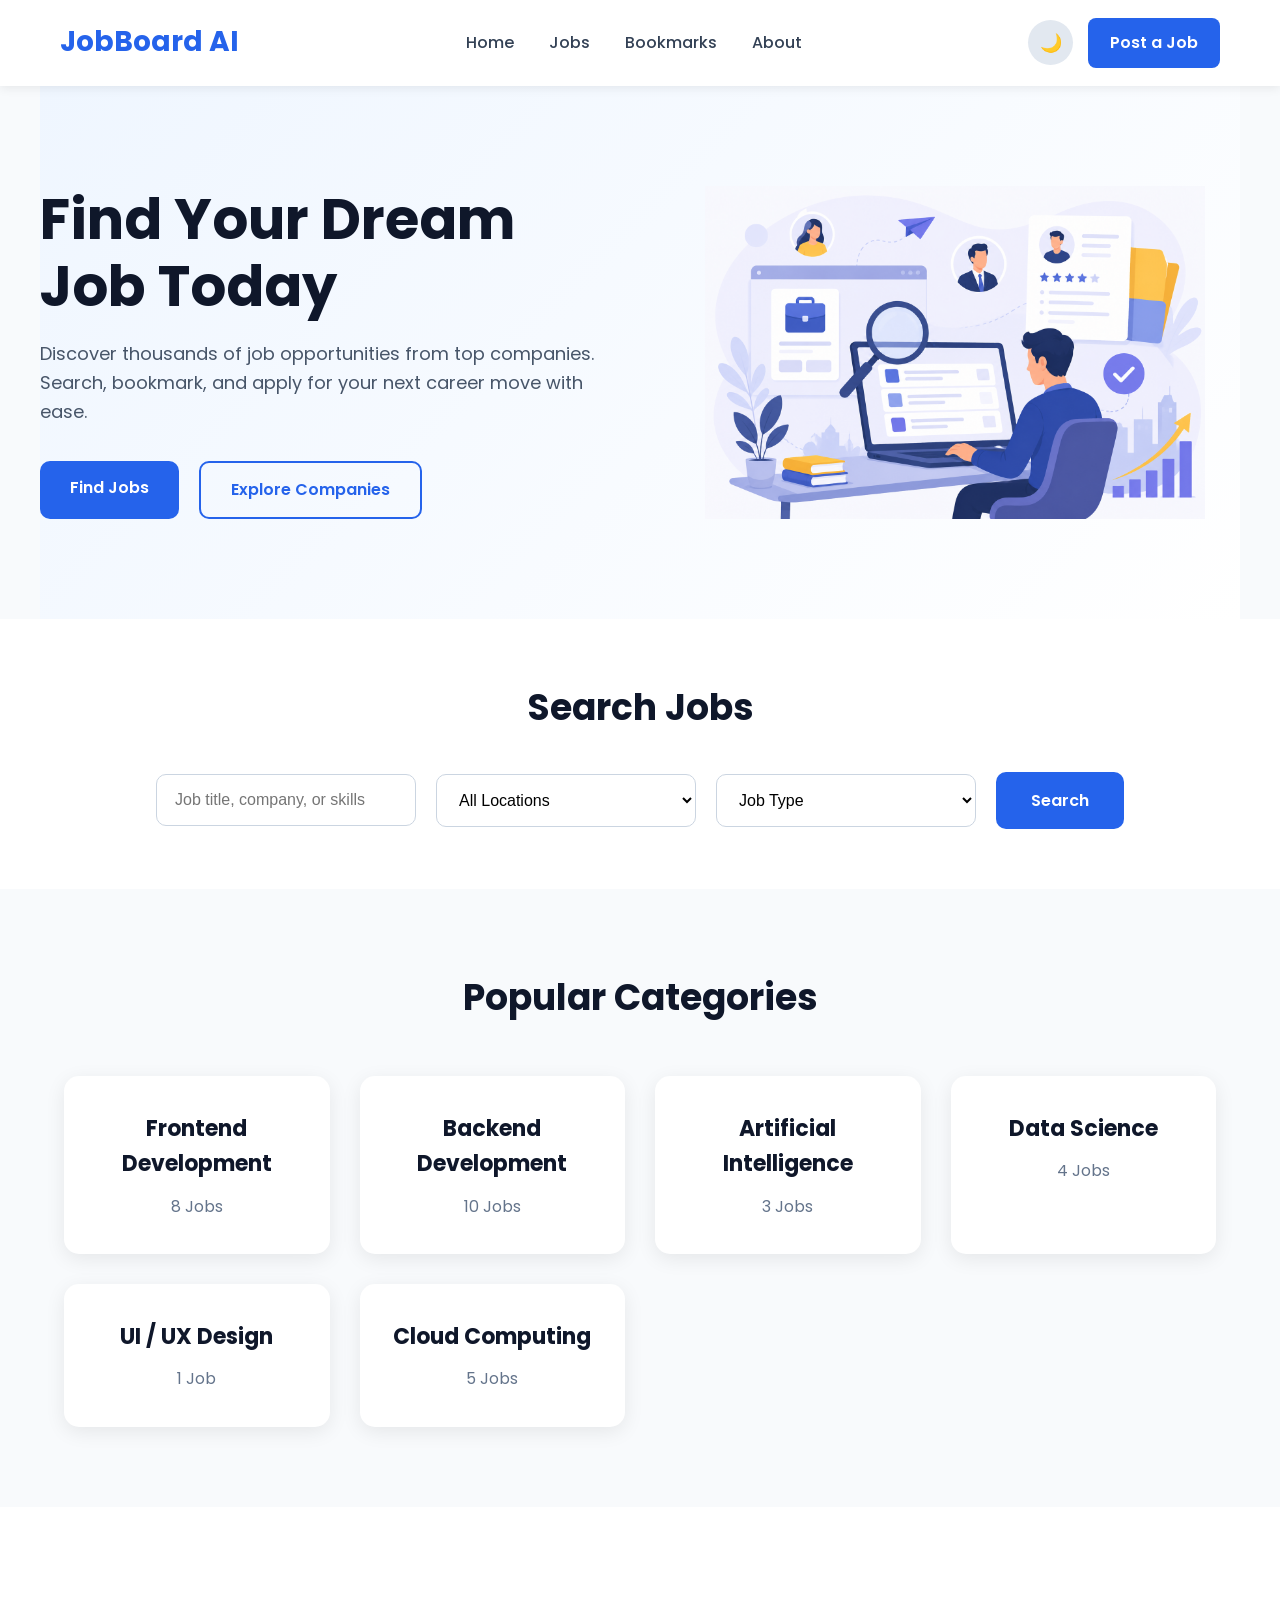
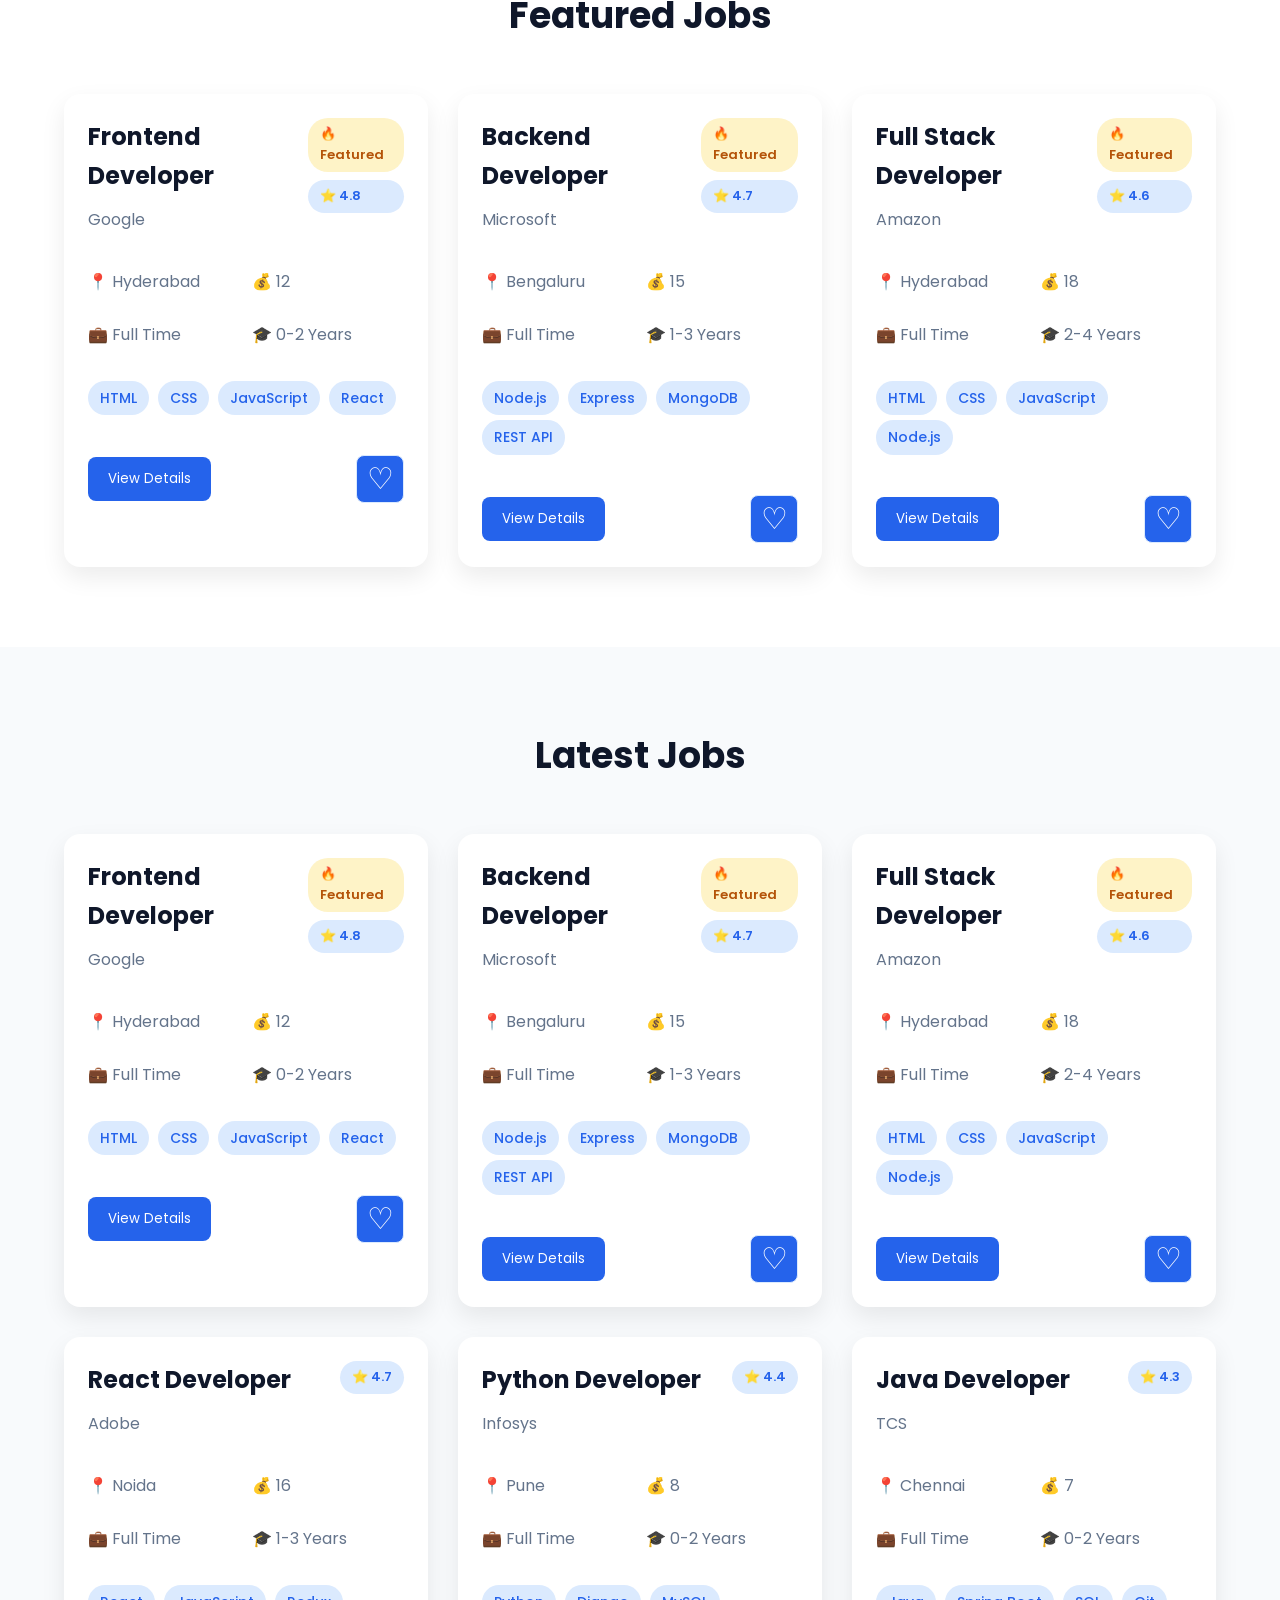
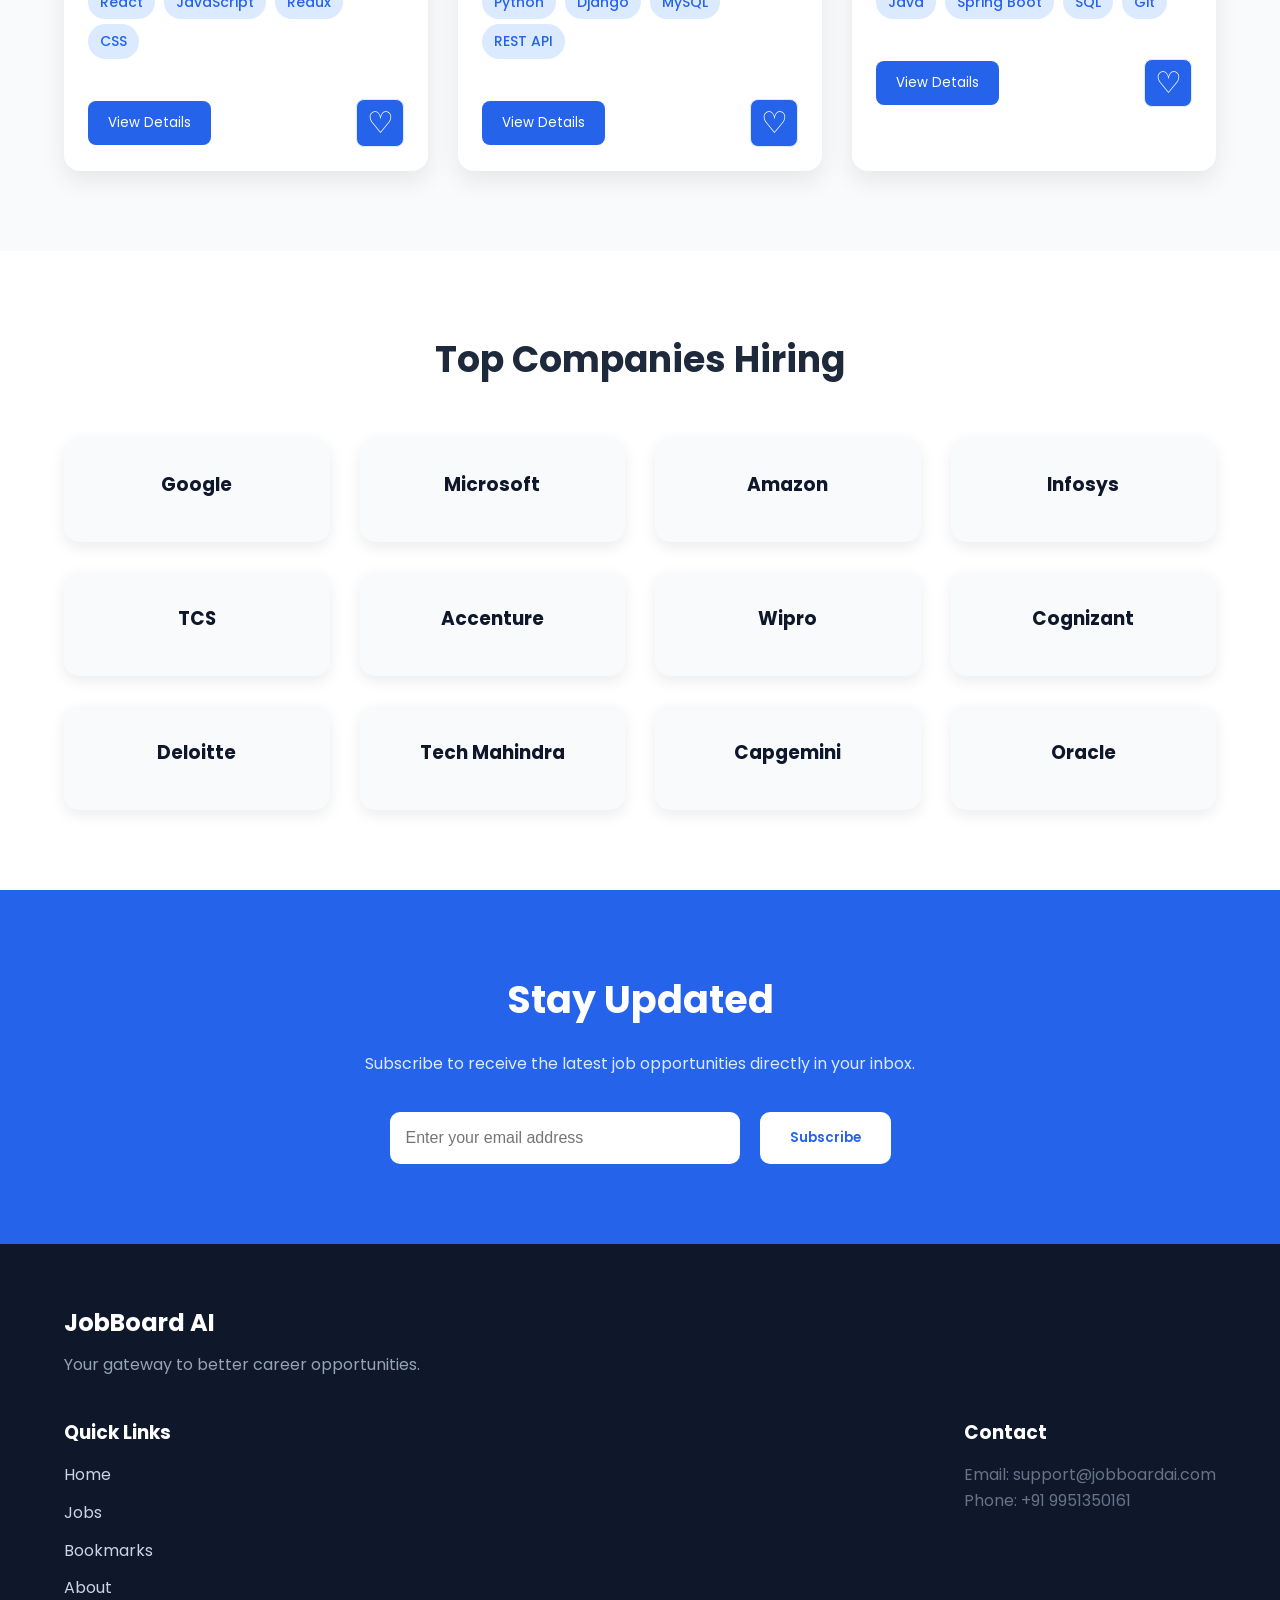
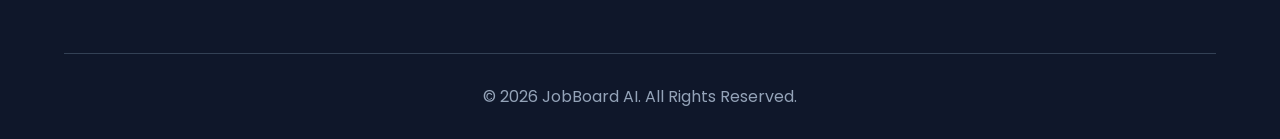
<file: index.html>
<!DOCTYPE html>
<html lang="en">

<head>

    <meta charset="UTF-8">

    <meta
        name="viewport"
        content="width=device-width, initial-scale=1.0"
    >

    <title>JobBoard AI</title>

    <link rel="stylesheet" href="css/style.css">
    <link rel="stylesheet" href="css/responsive.css">

</head>


<body>


<header>

    <nav>

        <div class="logo">

            <h1>JobBoard AI</h1>

        </div>


        <ul>

            <li>
                <a href="index.html">Home</a>
            </li>

            <li>
                <a href="jobs.html">Jobs</a>
            </li>

            <li>
                <a href="bookmarks.html">Bookmarks</a>
            </li>

            <li>
                <a href="about.html">About</a>
            </li>

        </ul>


        <div class="nav-actions">

            <button
                id="theme-toggle"
                aria-label="Toggle Dark Mode"
            >
                🌙
            </button>

            <a
                href="post-job.html"
                class="post-job-btn"
            >
                Post a Job
            </a>

        </div>

    </nav>

</header>



<main>


<section id="hero">


    <div class="hero-content">

        <h1>
            Find Your Dream Job Today
        </h1>

        <p>
            Discover thousands of job opportunities from top companies.
            Search, bookmark, and apply for your next career move with ease.
        </p>


        <div class="hero-buttons">

            <a
                href="jobs.html"
                class="btn-primary"
            >
                Find Jobs
            </a>

            <a
                href="#companies"
                class="btn-secondary"
            >
                Explore Companies
            </a>

        </div>

    </div>


    <div class="hero-image">

        <img
            src="images/Hero-image.png"
            alt="Job Search Illustration"
        >

    </div>


</section>



<section id="search">


    <div class="search-container">


        <h2>Search Jobs</h2>


        <form class="search-form">


            <input
                type="text"
                id="search-input"
                placeholder="Job title, company, or skills"
                autocomplete="off"
            >


            <select id="location-filter">

                <option value="">
                    All Locations
                </option>

                <option>Hyderabad</option>

                <option>Bengaluru</option>

                <option>Chennai</option>

                <option>Pune</option>

                <option>Mumbai</option>

                <option>Remote</option>

            </select>


            <select id="job-type-filter">

                <option value="">
                    Job Type
                </option>

                <option>Full Time</option>

                <option>Part Time</option>

                <option>Internship</option>

                <option>Contract</option>

            </select>


            <button
                type="button"
                id="search-btn"
            >
                Search
            </button>


        </form>


    </div>


</section>



<section id="categories">


    <div class="container">


        <h2>Popular Categories</h2>


        <div class="category-grid">

    <div
        class="category-card"
        onclick="window.location.href='jobs.html?category=frontend'"
        tabindex="0"
        role="button"
    >
        <h3>Frontend Development</h3>
        <p id="frontend-count">0 Jobs</p>
    </div>


    <div
        class="category-card"
        onclick="window.location.href='jobs.html?category=backend'"
        tabindex="0"
        role="button"
    >
        <h3>Backend Development</h3>
        <p id="backend-count">0 Jobs</p>
    </div>


    <div
        class="category-card"
        onclick="window.location.href='jobs.html?category=ai'"
        tabindex="0"
        role="button"
    >
        <h3>Artificial Intelligence</h3>
        <p id="ai-count">0 Jobs</p>
    </div>


    <div
        class="category-card"
        onclick="window.location.href='jobs.html?category=data-science'"
        tabindex="0"
        role="button"
    >
        <h3>Data Science</h3>
        <p id="data-science-count">0 Jobs</p>
    </div>


    <div
        class="category-card"
        onclick="window.location.href='jobs.html?category=ui-ux'"
        tabindex="0"
        role="button"
    >
        <h3>UI / UX Design</h3>
        <p id="ui-ux-count">0 Jobs</p>
    </div>


    <div
        class="category-card"
        onclick="window.location.href='jobs.html?category=cloud'"
        tabindex="0"
        role="button"
    >
        <h3>Cloud Computing</h3>
        <p id="cloud-count">0 Jobs</p>
    </div>

</div>


    </div>


</section>



<section id="featured-jobs">


    <div class="container">


        <h2>Featured Jobs</h2>


        <div id="featured-job-list">

            <!-- Job cards generated by JavaScript -->

        </div>


    </div>


</section>



<section id="latest-jobs">


    <div class="container">


        <h2>Latest Jobs</h2>


        <div id="latest-job-list">

            <!-- Latest jobs generated by JavaScript -->

        </div>


    </div>


</section>



<section id="companies">


    <div class="container">


        <h2>Top Companies Hiring</h2>


        <div class="company-grid">


            <div
                class="company-card"
                data-company="Google"
                tabindex="0"
                role="button"
                aria-label="View jobs at Google"
            >

                <h3>Google</h3>

            </div>


            <div
                class="company-card"
                data-company="Microsoft"
                tabindex="0"
                role="button"
                aria-label="View jobs at Microsoft"
            >

                <h3>Microsoft</h3>

            </div>


            <div
                class="company-card"
                data-company="Amazon"
                tabindex="0"
                role="button"
                aria-label="View jobs at Amazon"
            >

                <h3>Amazon</h3>

            </div>


            <div
                class="company-card"
                data-company="Infosys"
                tabindex="0"
                role="button"
                aria-label="View jobs at Infosys"
            >

                <h3>Infosys</h3>

            </div>


            <div
                class="company-card"
                data-company="TCS"
                tabindex="0"
                role="button"
                aria-label="View jobs at TCS"
            >

                <h3>TCS</h3>

            </div>


            <div
                class="company-card"
                data-company="Accenture"
                tabindex="0"
                role="button"
                aria-label="View jobs at Accenture"
            >

                <h3>Accenture</h3>

            </div>


            <div
                class="company-card"
                data-company="Wipro"
                tabindex="0"
                role="button"
                aria-label="View jobs at Wipro"
            >

                <h3>Wipro</h3>

            </div>


            <div
                class="company-card"
                data-company="Cognizant"
                tabindex="0"
                role="button"
                aria-label="View jobs at Cognizant"
            >

                <h3>Cognizant</h3>

            </div>


            <div
                class="company-card"
                data-company="Deloitte"
                tabindex="0"
                role="button"
                aria-label="View jobs at Deloitte"
            >

                <h3>Deloitte</h3>

            </div>


            <div
                class="company-card"
                data-company="Tech Mahindra"
                tabindex="0"
                role="button"
                aria-label="View jobs at Tech Mahindra"
            >

                <h3>Tech Mahindra</h3>

            </div>


            <div
                class="company-card"
                data-company="Capgemini"
                tabindex="0"
                role="button"
                aria-label="View jobs at Capgemini"
            >

                <h3>Capgemini</h3>

            </div>


            <div
                class="company-card"
                data-company="Oracle"
                tabindex="0"
                role="button"
                aria-label="View jobs at Oracle"
            >

                <h3>Oracle</h3>

            </div>


        </div>


    </div>


</section>



<section id="newsletter">


    <div class="container">


        <h2>Stay Updated</h2>


        <p>
            Subscribe to receive the latest job opportunities directly in your inbox.
        </p>


        <form>


            <input
                type="email"
                placeholder="Enter your email address"
                required
            >


            <button type="submit">

                Subscribe

            </button>


        </form>


    </div>


</section>


</main>



<footer>


    <div class="container">


        <div class="footer-logo">

            <h2>JobBoard AI</h2>

            <p>
                Your gateway to better career opportunities.
            </p>

        </div>


        <div class="footer-links">


            <div>


                <h3>Quick Links</h3>


                <ul>

                    <li>
                        <a href="index.html">Home</a>
                    </li>

                    <li>
                        <a href="jobs.html">Jobs</a>
                    </li>

                    <li>
                        <a href="bookmarks.html">Bookmarks</a>
                    </li>

                    <li>
                        <a href="about.html">About</a>
                    </li>

                </ul>


            </div>


            <div>


                <h3>Contact</h3>


                <p>
                    Email: support@jobboardai.com
                </p>


                <p>
                    Phone: +91 9951350161
                </p>


            </div>


        </div>


        <hr>


        <p>
            &copy; 2026 JobBoard AI. All Rights Reserved.
        </p>


    </div>


</footer>



<script src="js/data.js"></script>

<script src="js/jobs.js"></script>

<script src="js/search.js"></script>

<script src="js/bookmarks.js"></script>

<script src="js/app.js"></script>



<button
    id="scroll-top-btn"
    title="Go to top"
    aria-label="Scroll to top"
>
    ↑
</button>


<div
    id="toast"
    class="toast"
></div>


</body>

</html>
</file>
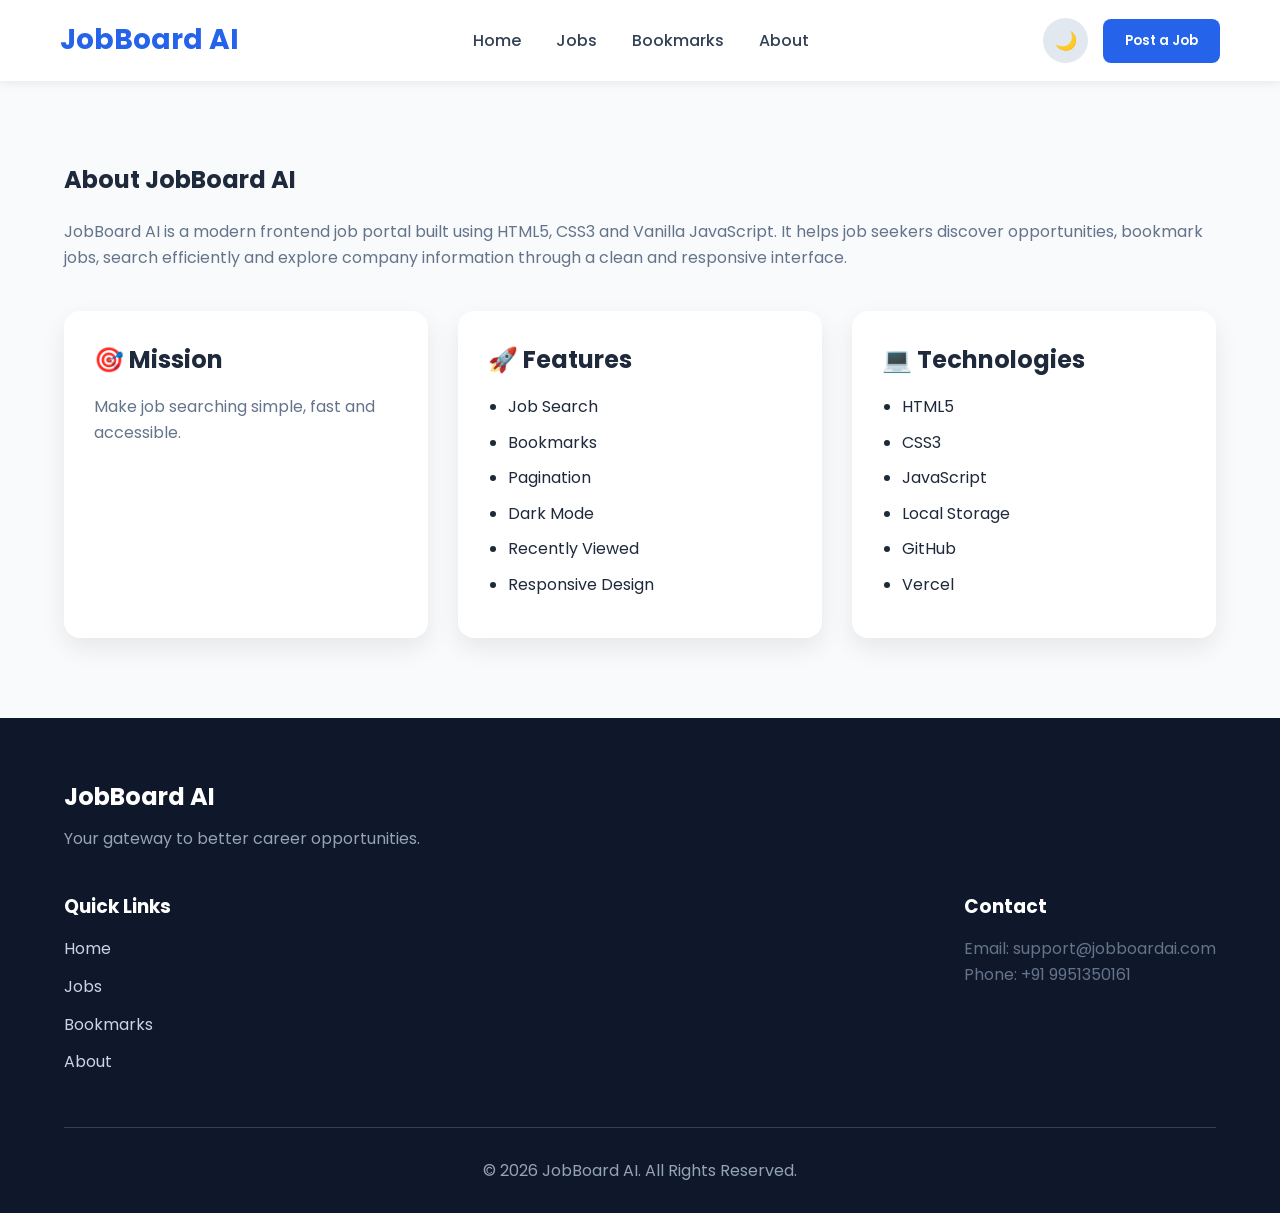
<file: about.html>
<!DOCTYPE html>
<html lang="en">
<head>
    <meta charset="UTF-8">
    <meta name="viewport" content="width=device-width, initial-scale=1.0">
    <title>About | JobBoard AI</title>

    <link rel="stylesheet" href="css/style.css">
    <link rel="stylesheet" href="css/responsive.css">
</head>
<body>

<header>
    <nav>
        <div class="logo">
            <h1>JobBoard AI</h1>
        </div>

        <ul>
            <li><a href="index.html">Home</a></li>
            <li><a href="jobs.html">Jobs</a></li>
            <li><a href="bookmarks.html">Bookmarks</a></li>
            <li><a href="about.html">About</a></li>
        </ul>

        <div class="nav-actions">
            <button id="theme-toggle" aria-label="Toggle Dark Mode">🌙</button>
            <button class="post-job-btn">Post a Job</button>
        </div>
    </nav>
</header>

<main>

<section id="about-page">

    <div class="container">

        <h1>About JobBoard AI</h1>

        <p>

            JobBoard AI is a modern frontend job portal built using
            HTML5, CSS3 and Vanilla JavaScript.

            It helps job seekers discover opportunities, bookmark jobs,
            search efficiently and explore company information through
            a clean and responsive interface.

        </p>

        <div class="about-grid">

            <div class="about-card">

                <h2>🎯 Mission</h2>

                <p>

                    Make job searching simple,
                    fast and accessible.

                </p>

            </div>

            <div class="about-card">

                <h2>🚀 Features</h2>

                <ul>

                    <li>Job Search</li>
                    <li>Bookmarks</li>
                    <li>Pagination</li>
                    <li>Dark Mode</li>
                    <li>Recently Viewed</li>
                    <li>Responsive Design</li>

                </ul>

            </div>

            <div class="about-card">

                <h2>💻 Technologies</h2>

                <ul>

                    <li>HTML5</li>
                    <li>CSS3</li>
                    <li>JavaScript</li>
                    <li>Local Storage</li>
                    <li>GitHub</li>
                    <li>Vercel</li>

                </ul>

            </div>

        </div>

    </div>

</section>

</main>

<footer>

    <div class="container">

        <div class="footer-logo">
            <h2>JobBoard AI</h2>
            <p>Your gateway to better career opportunities.</p>
        </div>

        <div class="footer-links">

            <div>

                <h3>Quick Links</h3>

                <ul>
                    <li><a href="index.html">Home</a></li>
                    <li><a href="jobs.html">Jobs</a></li>
                    <li><a href="bookmarks.html">Bookmarks</a></li>
                    <li><a href="about.html">About</a></li>
                </ul>

            </div>

            <div>

                <h3>Contact</h3>

                <p>Email: support@jobboardai.com</p>
                <p>Phone: +91 9951350161</p>

            </div>

        </div>

        <hr>

        <p>&copy; 2026 JobBoard AI. All Rights Reserved.</p>

    </div>

</footer>

<script src="js/app.js"></script>


<button id="scroll-top-btn" title="Go to top"> ↑ </button>
<div id="toast" class="toast"></div>

</body>
</html>
</file>
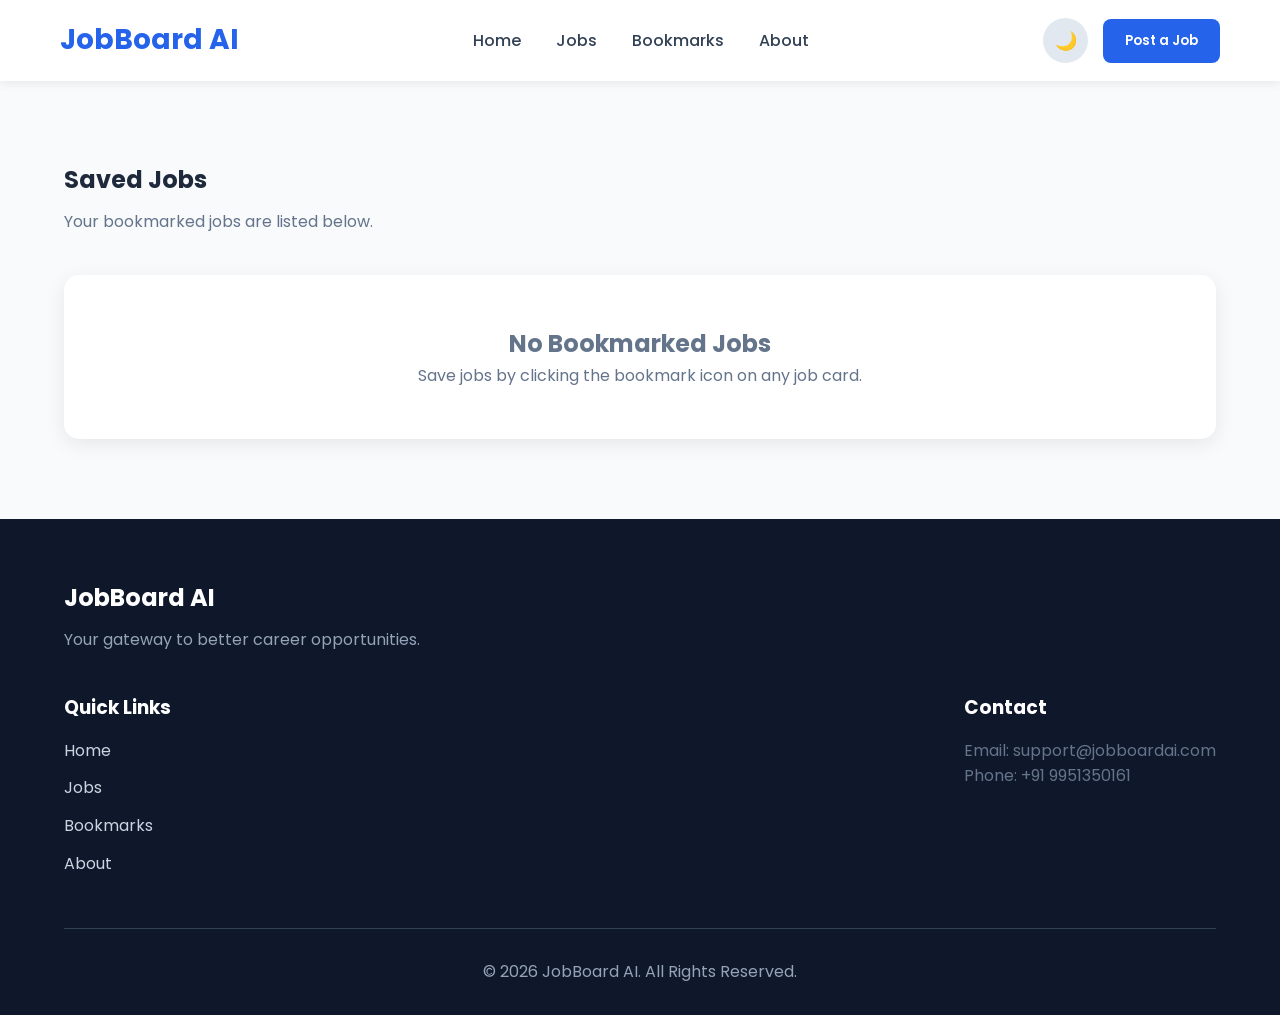
<file: bookmarks.html>
<!DOCTYPE html>
<html lang="en">
<head>
    <meta charset="UTF-8">
    <meta name="viewport" content="width=device-width, initial-scale=1.0">
    <title>Bookmarks | JobBoard AI</title>

    <link rel="stylesheet" href="css/style.css">
    <link rel="stylesheet" href="css/responsive.css">
</head>
<body>

<header>
    <nav>
        <div class="logo">
            <h1>JobBoard AI</h1>
        </div>

        <ul>
            <li><a href="index.html">Home</a></li>
            <li><a href="jobs.html">Jobs</a></li>
            <li><a href="bookmarks.html">Bookmarks</a></li>
            <li><a href="about.html">About</a></li>
        </ul>

        <div class="nav-actions">
            <button id="theme-toggle" aria-label="Toggle Dark Mode">🌙</button>
            <button class="post-job-btn">Post a Job</button>
        </div>
    </nav>
</header>

<main>

<section id="bookmarks-page">

    <div class="container">

        <h1>Saved Jobs</h1>

        <p>Your bookmarked jobs are listed below.</p>

        <div id="bookmark-list"></div>

    </div>

</section>

</main>

<footer>

    <div class="container">

        <div class="footer-logo">
            <h2>JobBoard AI</h2>
            <p>Your gateway to better career opportunities.</p>
        </div>

        <div class="footer-links">

            <div>

                <h3>Quick Links</h3>

                <ul>
                    <li><a href="index.html">Home</a></li>
                    <li><a href="jobs.html">Jobs</a></li>
                    <li><a href="bookmarks.html">Bookmarks</a></li>
                    <li><a href="about.html">About</a></li>
                </ul>

            </div>

            <div>

                <h3>Contact</h3>

                <p>Email: support@jobboardai.com</p>
                <p>Phone: +91 9951350161</p>

            </div>

        </div>

        <hr>

        <p>&copy; 2026 JobBoard AI. All Rights Reserved.</p>

    </div>

</footer>

<script src="js/data.js"></script>
<script src="js/jobs.js"></script>
<script src="js/bookmarks.js"></script>
<script src="js/app.js"></script>

<button id="scroll-top-btn" title="Go to top"> ↑ </button>
<div id="toast" class="toast"></div>

</body>
</html>
</file>
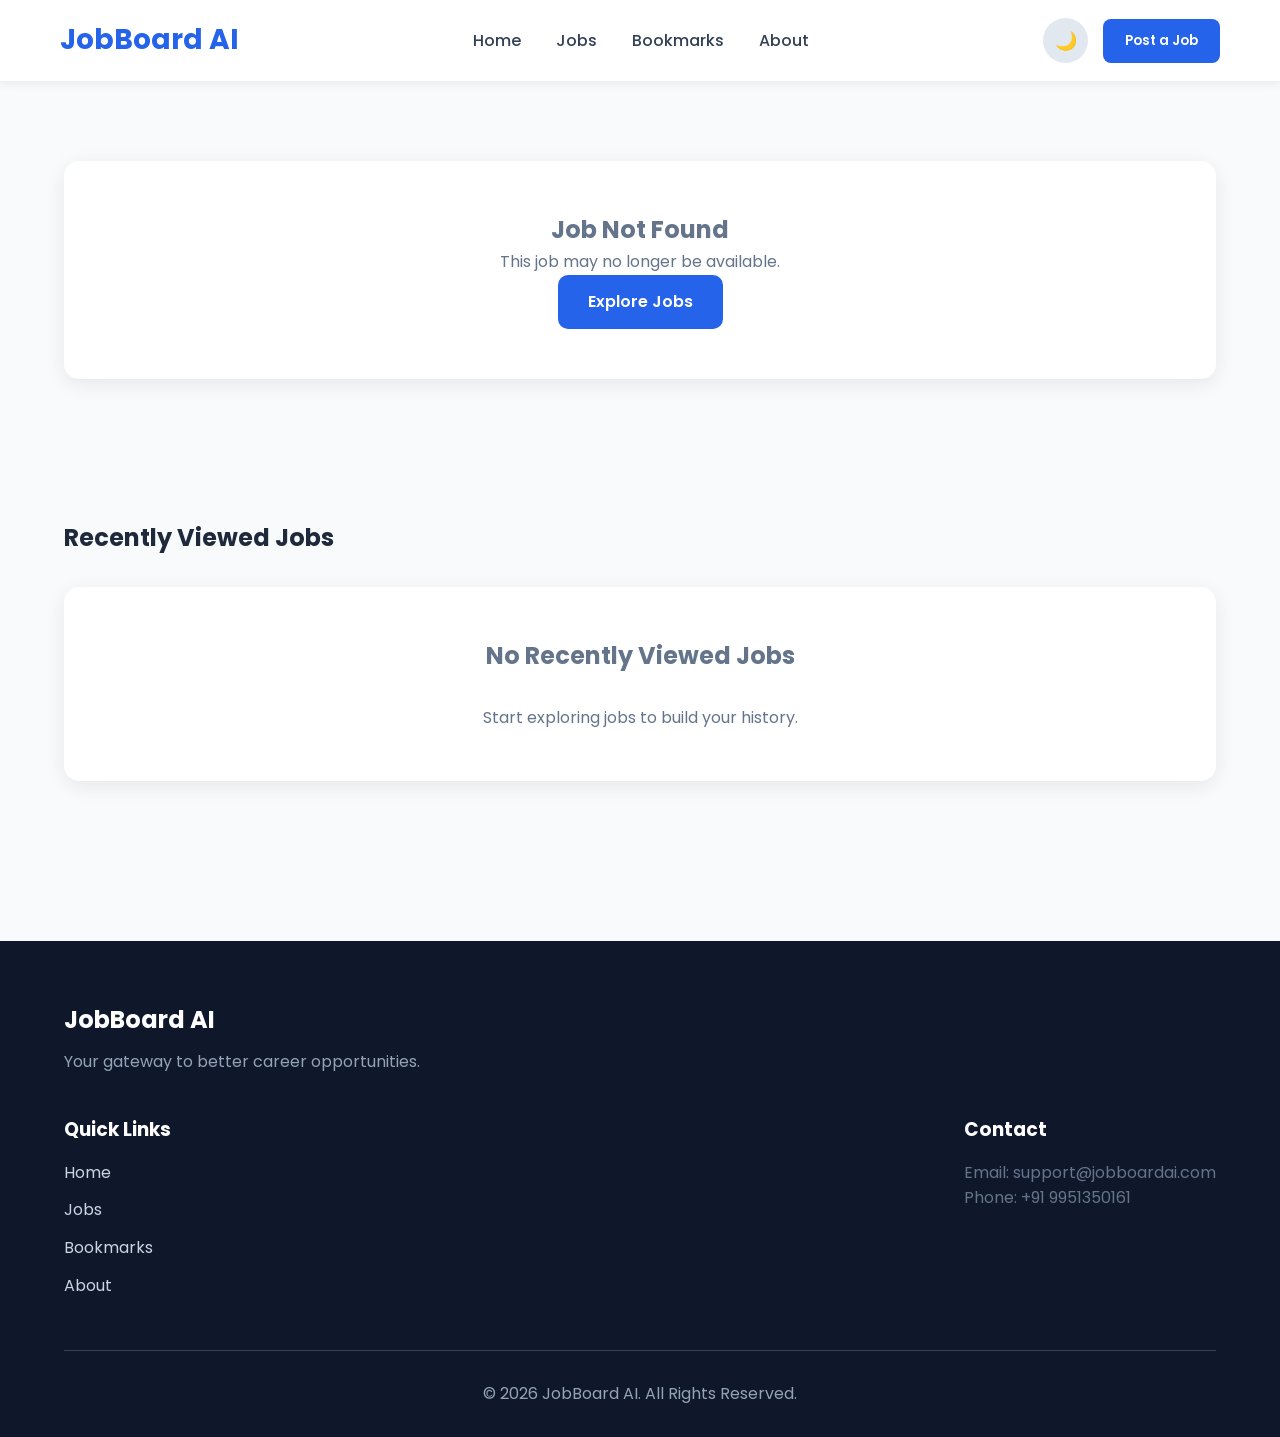
<file: job-details.html>
<!DOCTYPE html>
<html lang="en">
<head>
    <meta charset="UTF-8">
    <meta name="viewport" content="width=device-width, initial-scale=1.0">
    <title>Job Details | JobBoard AI</title>

    <link rel="stylesheet" href="css/style.css">
    <link rel="stylesheet" href="css/responsive.css">
</head>
<body>

<header>
    <nav>
        <div class="logo">
            <h1>JobBoard AI</h1>
        </div>

        <ul>
            <li><a href="index.html">Home</a></li>
            <li><a href="jobs.html">Jobs</a></li>
            <li><a href="bookmarks.html">Bookmarks</a></li>
            <li><a href="about.html">About</a></li>
        </ul>

        <div class="nav-actions">
            <button id="theme-toggle" aria-label="Toggle Dark Mode">🌙</button>
            <button class="post-job-btn">Post a Job</button>
        </div>
    </nav>
</header>

<main>

    <section id="job-details">

        <div class="container">

            <div id="job-detail-card"></div>

        <section id="recently-viewed">

            <h2>Recently Viewed Jobs</h2>

            <div id="recently-viewed-list"></div>

        </section>

        </div>

    </section>

</main>

<!-- Apply Modal -->

<div id="apply-modal" class="modal">

    <div class="modal-content">

        <span class="close-modal">&times;</span>

        <h2>Apply for this Job</h2>

        <form id="apply-form">

            <input
                type="text"
                id="candidate-name"
                placeholder="Full Name"
                required
            >

            <input
                type="email"
                id="candidate-email"
                placeholder="Email Address"
                required
            >

            <input
                type="text"
                id="candidate-resume"
                placeholder="Resume Link (Optional)"
            >

            <button
                type="submit"
                class="btn-primary">
                Submit Application
            </button>

        </form>

    </div>

</div>

<footer>

    <div class="container">

        <div class="footer-logo">
            <h2>JobBoard AI</h2>
            <p>Your gateway to better career opportunities.</p>
        </div>

        <div class="footer-links">

            <div>

                <h3>Quick Links</h3>

                <ul>
                    <li><a href="index.html">Home</a></li>
                    <li><a href="jobs.html">Jobs</a></li>
                    <li><a href="bookmarks.html">Bookmarks</a></li>
                    <li><a href="about.html">About</a></li>
                </ul>

            </div>

            <div>

                <h3>Contact</h3>

                <p>Email: support@jobboardai.com</p>
                <p>Phone: +91 9951350161</p>

            </div>

        </div>

        <hr>

        <p>&copy; 2026 JobBoard AI. All Rights Reserved.</p>

    </div>

</footer>

<script src="js/data.js"></script>
<script src="js/jobs.js"></script>
<script src="js/bookmarks.js"></script>
<script src="js/job-details.js"></script>
<script src="js/app.js"></script>

<button id="scroll-top-btn" title="Go to top"> ↑ </button>
<div id="toast" class="toast"></div>

</body>
</html>
</file>
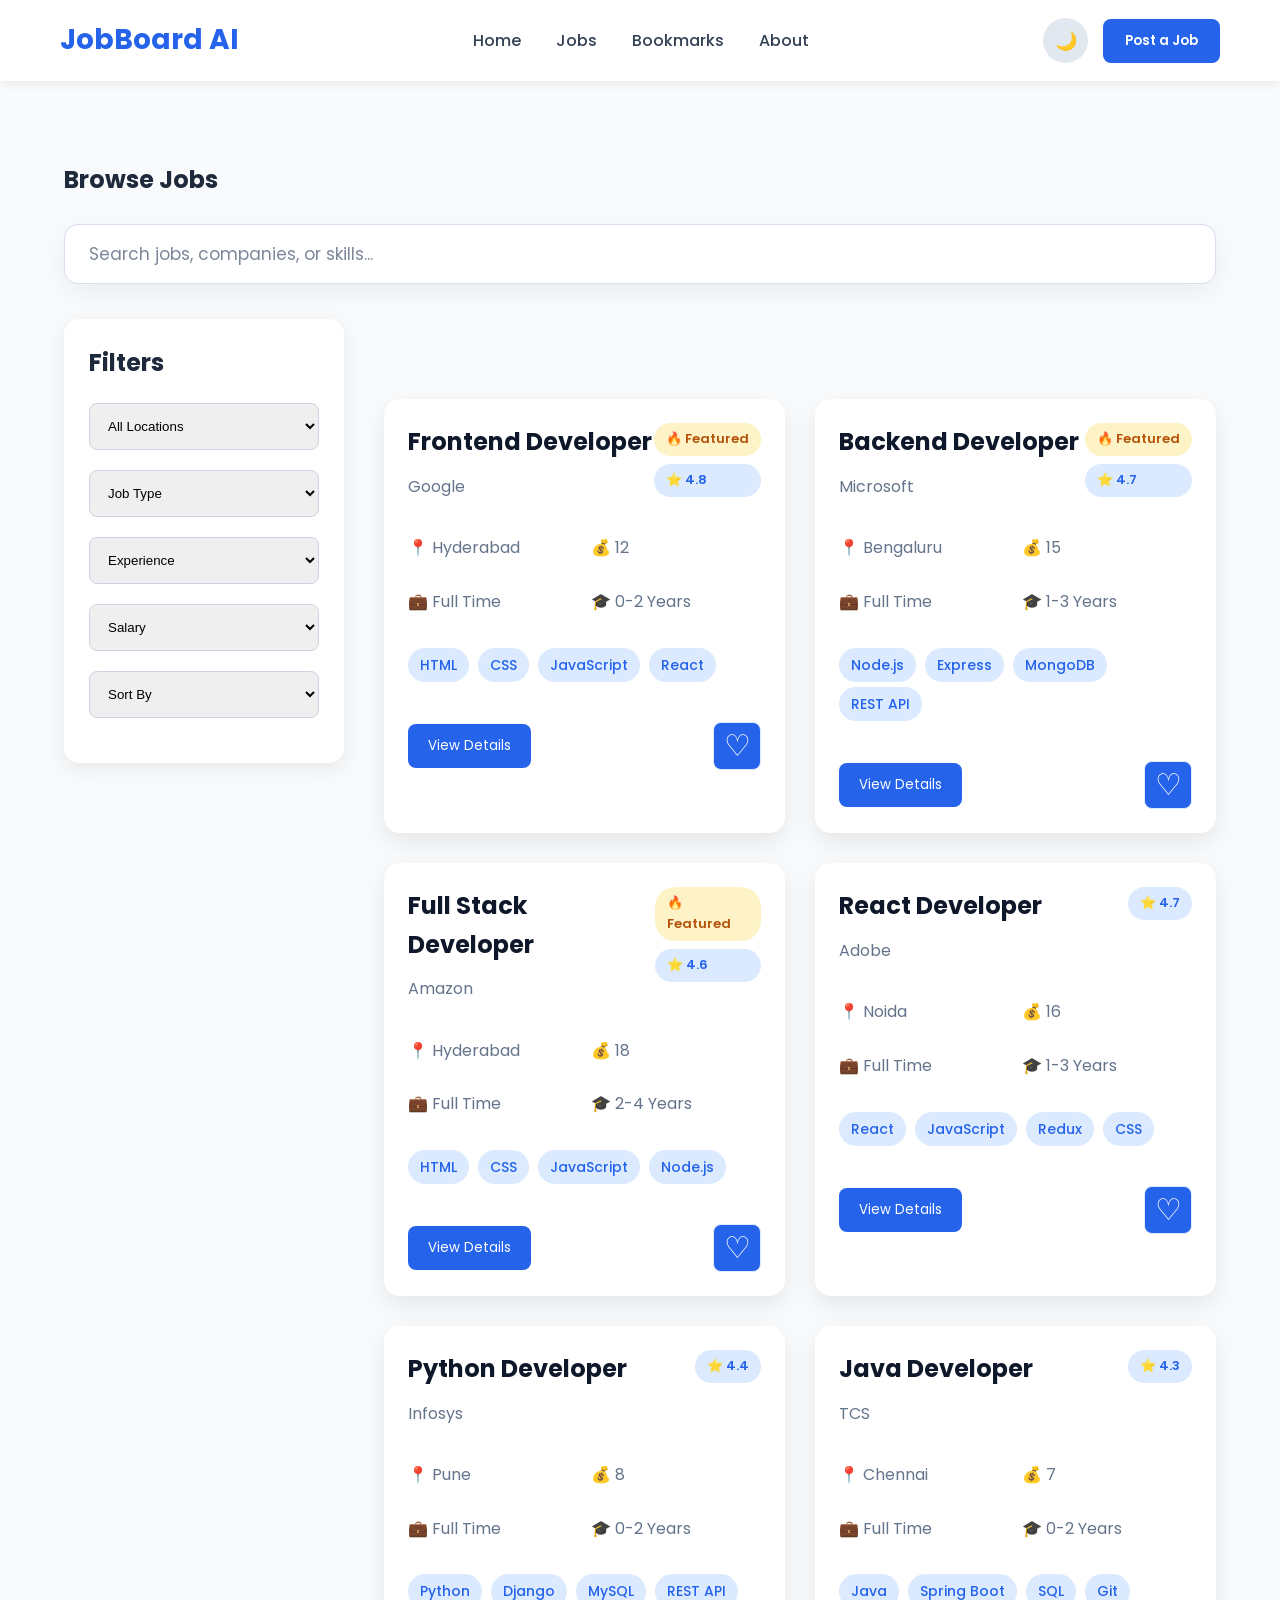
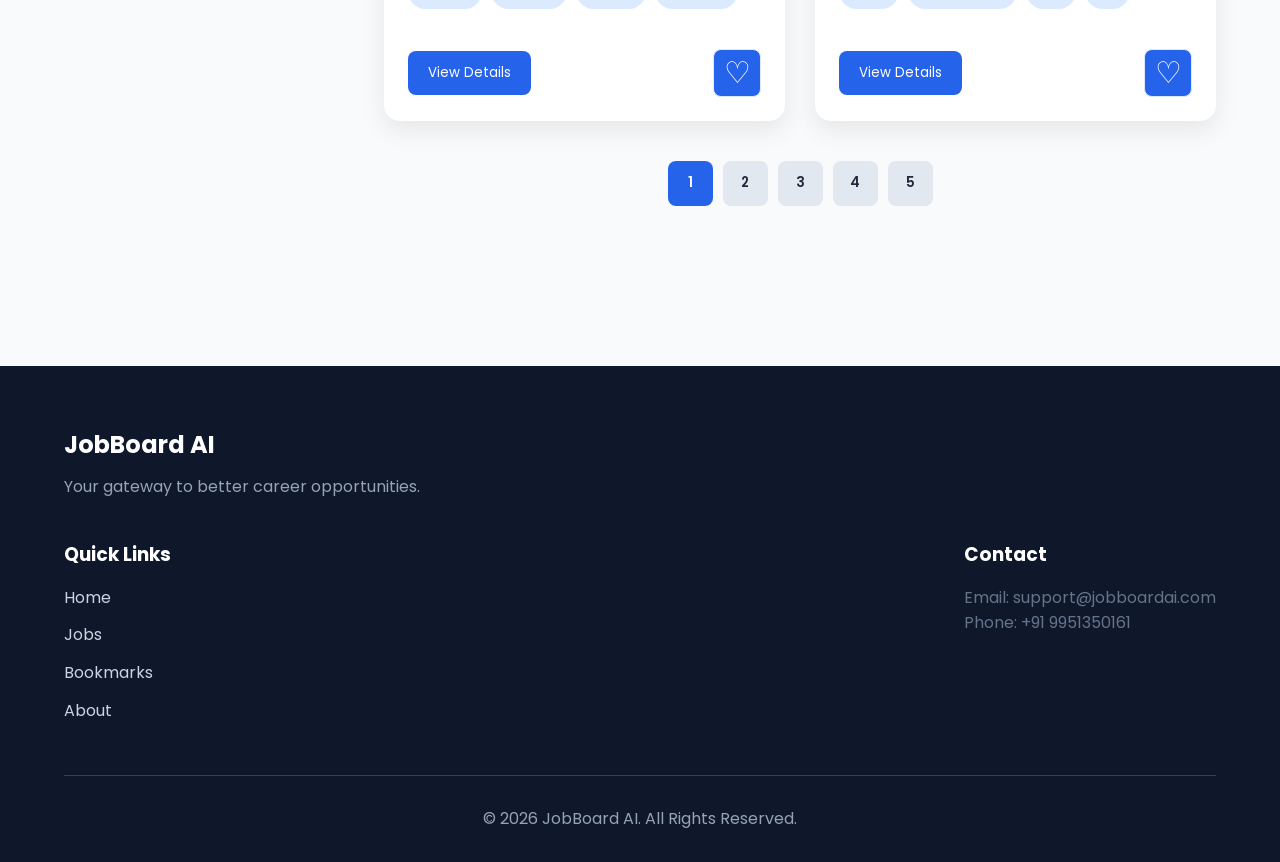
<file: jobs.html>
<!DOCTYPE html>
<html lang="en">
<head>
    <meta charset="UTF-8">
    <meta name="viewport" content="width=device-width, initial-scale=1.0">
    <title>Browse Jobs | JobBoard AI</title>

    <link rel="stylesheet" href="css/style.css">
    <link rel="stylesheet" href="css/responsive.css">
</head>
<body>

<header>
    <nav>
        <div class="logo">
            <h1>JobBoard AI</h1>
        </div>

        <ul>
            <li><a href="index.html">Home</a></li>
            <li><a href="jobs.html">Jobs</a></li>
            <li><a href="bookmarks.html">Bookmarks</a></li>
            <li><a href="about.html">About</a></li>
        </ul>

        <div class="nav-actions">
            <button id="theme-toggle" aria-label="Toggle Dark Mode">🌙</button>
            <button class="post-job-btn">Post a Job</button>
        </div>
    </nav>
</header>

<main>

<section id="jobs-page">

    <div class="container">

        <h1>Browse Jobs</h1>
        <div class="jobs-search">

            <input
        type="text"
        id="jobs-search"
        placeholder="Search jobs, companies, or skills..."
        autocomplete="off">

    <div id="search-suggestions"></div>

    </div>

        <div class="jobs-layout">

            <aside class="filter-sidebar">

                <h2>Filters</h2>

                <select id="filter-location">
                    <option value="">All Locations</option>
                    <option>Hyderabad</option>
                    <option>Bengaluru</option>
                    <option>Pune</option>
                    <option>Chennai</option>
                    <option>Mumbai</option>
                    <option>Remote</option>
                </select>

                <select id="filter-job-type">
                    <option value="">Job Type</option>
                    <option>Full Time</option>
                    <option>Part Time</option>
                    <option>Internship</option>
                    <option>Remote</option>
                    <option>Hybrid</option>
                </select>

                <select id="filter-experience">
                    <option value="">Experience</option>
                    <option>0-1 Year</option>
                    <option>0-2 Years</option>
                    <option>1-3 Years</option>
                    <option>2-4 Years</option>
                    <option>2-5 Years</option>
                </select>

                <select id="filter-salary">
                    <option value="">Salary</option>
                    <option>Below ₹10 LPA</option>
                    <option>₹10-15 LPA</option>
                    <option>Above ₹15 LPA</option>
                </select>

                <select id="sort-jobs">
                    <option value="">Sort By</option>
                    <option value="newest">Newest</option>
                    <option value="salary-high">Highest Salary</option>
                    <option value="salary-low">Lowest Salary</option>
                    <option value="company">Company Name</option>
                    <option value="experience">Experience</option>
                </select>

            </aside>

            <section class="jobs-content">

                <div id="all-jobs"></div>

                <div id="pagination"></div>

            </section>

        </div>

    </div>

</section>

</main>

<footer>

    <div class="container">

        <div class="footer-logo">
            <h2>JobBoard AI</h2>
            <p>Your gateway to better career opportunities.</p>
        </div>

        <div class="footer-links">

            <div>

                <h3>Quick Links</h3>

                <ul>
                    <li><a href="index.html">Home</a></li>
                    <li><a href="jobs.html">Jobs</a></li>
                    <li><a href="bookmarks.html">Bookmarks</a></li>
                    <li><a href="about.html">About</a></li>
                </ul>

            </div>

            <div>

                <h3>Contact</h3>

                <p>Email: support@jobboardai.com</p>
                <p>Phone: +91 9951350161</p>

            </div>

        </div>

        <hr>

        <p>&copy; 2026 JobBoard AI. All Rights Reserved.</p>

    </div>

</footer>

<script src="js/data.js"></script>
<script src="js/jobs.js"></script>
<script src="js/search.js"></script>
<script src="js/bookmarks.js"></script>
<script src="js/app.js"></script>

<button id="scroll-top-btn" title="Go to top"> ↑ </button>
<div id="toast" class="toast"></div>

</body>
</html>
</file>
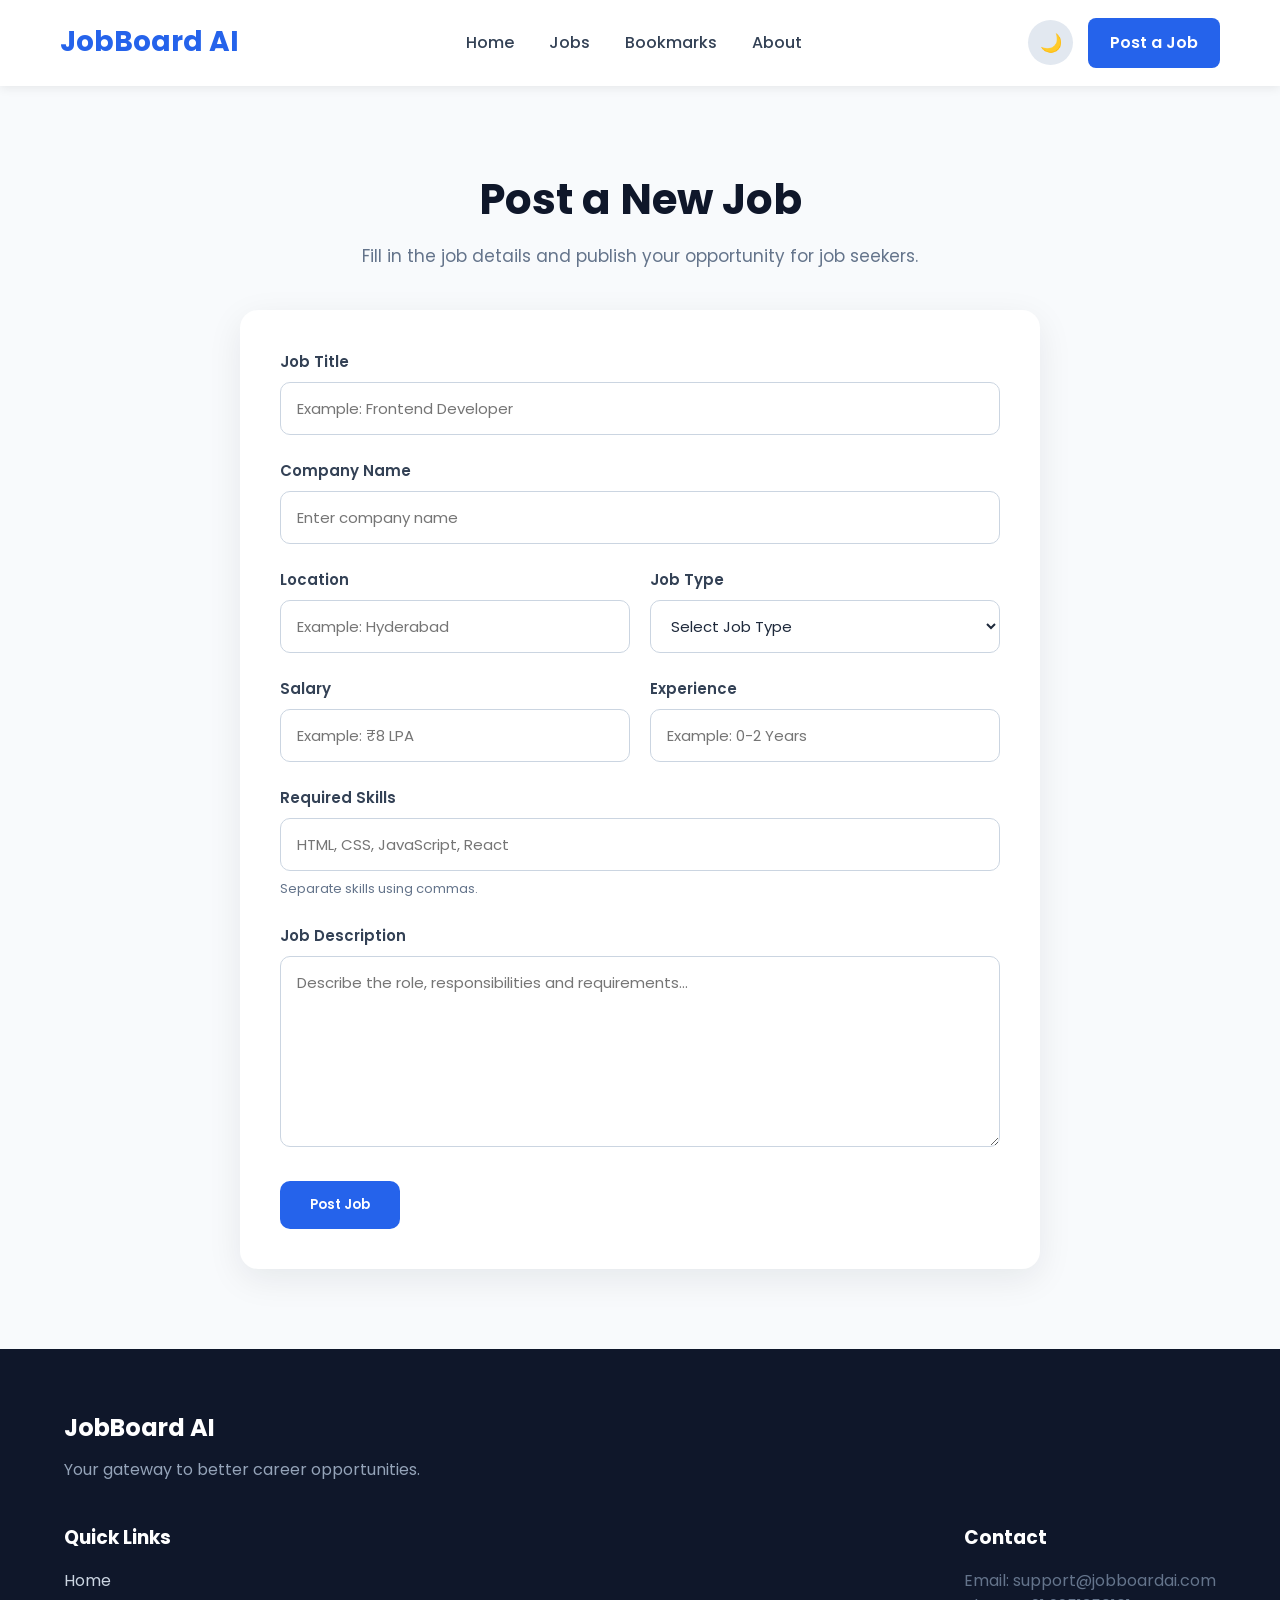
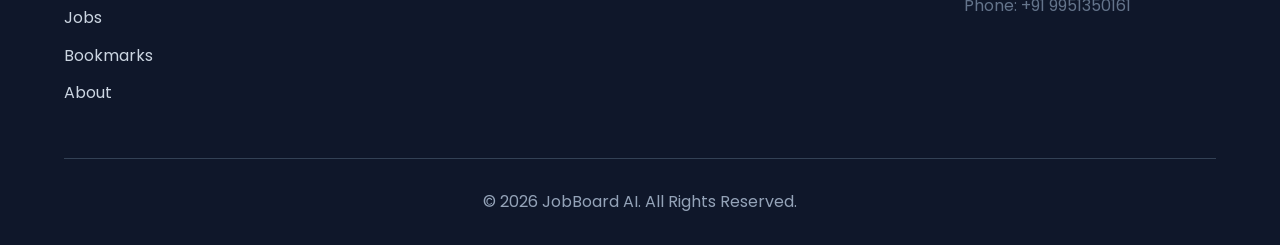
<file: post-job.html>
<!DOCTYPE html>
<html lang="en">

<head>

    <meta charset="UTF-8">

    <meta
        name="viewport"
        content="width=device-width, initial-scale=1.0"
    >

    <title>Post a Job | JobBoard AI</title>

    <link
        rel="stylesheet"
        href="css/style.css"
    >

    <link
        rel="stylesheet"
        href="css/responsive.css"
    >

</head>


<body>


<header>

    <nav>

        <div class="logo">

            <h1>JobBoard AI</h1>

        </div>


        <ul>

            <li>
                <a href="index.html">Home</a>
            </li>

            <li>
                <a href="jobs.html">Jobs</a>
            </li>

            <li>
                <a href="bookmarks.html">Bookmarks</a>
            </li>

            <li>
                <a href="about.html">About</a>
            </li>

        </ul>


        <div class="nav-actions">

            <button
                id="theme-toggle"
                aria-label="Toggle Dark Mode"
            >
                🌙
            </button>

            <a
                href="post-job.html"
                class="post-job-btn"
            >
                Post a Job
            </a>

        </div>

    </nav>

</header>



<main>


    <section id="post-job-page">

        <div class="container">


            <div class="post-job-header">

                <h1>Post a New Job</h1>

                <p>
                    Fill in the job details and publish your
                    opportunity for job seekers.
                </p>

            </div>



            <div class="post-job-form-container">


                <form id="post-job-form">


                    <div class="form-group">

                        <label for="job-title">
                            Job Title
                        </label>

                        <input
                            type="text"
                            id="job-title"
                            placeholder="Example: Frontend Developer"
                            required
                        >

                    </div>



                    <div class="form-group">

                        <label for="company-name">
                            Company Name
                        </label>

                        <input
                            type="text"
                            id="company-name"
                            placeholder="Enter company name"
                            required
                        >

                    </div>



                    <div class="form-row">


                        <div class="form-group">

                            <label for="job-location">
                                Location
                            </label>

                            <input
                                type="text"
                                id="job-location"
                                placeholder="Example: Hyderabad"
                                required
                            >

                        </div>



                        <div class="form-group">

                            <label for="job-type">
                                Job Type
                            </label>

                            <select
                                id="job-type"
                                required
                            >

                                <option value="">
                                    Select Job Type
                                </option>

                                <option value="Full Time">
                                    Full Time
                                </option>

                                <option value="Part Time">
                                    Part Time
                                </option>

                                <option value="Internship">
                                    Internship
                                </option>

                                <option value="Contract">
                                    Contract
                                </option>

                            </select>

                        </div>


                    </div>



                    <div class="form-row">


                        <div class="form-group">

                            <label for="job-salary">
                                Salary
                            </label>

                            <input
                                type="text"
                                id="job-salary"
                                placeholder="Example: ₹8 LPA"
                                required
                            >

                        </div>



                        <div class="form-group">

                            <label for="job-experience">
                                Experience
                            </label>

                            <input
                                type="text"
                                id="job-experience"
                                placeholder="Example: 0-2 Years"
                                required
                            >

                        </div>


                    </div>



                    <div class="form-group">

                        <label for="job-skills">
                            Required Skills
                        </label>

                        <input
                            type="text"
                            id="job-skills"
                            placeholder="HTML, CSS, JavaScript, React"
                            required
                        >

                        <small>
                            Separate skills using commas.
                        </small>

                    </div>



                    <div class="form-group">

                        <label for="job-description">
                            Job Description
                        </label>

                        <textarea
                            id="job-description"
                            rows="7"
                            placeholder="Describe the role, responsibilities and requirements..."
                            required
                        ></textarea>

                    </div>



                    <button
                        type="submit"
                        class="btn-primary post-submit-btn"
                    >
                        Post Job
                    </button>


                </form>


            </div>


        </div>

    </section>


</main>



<footer>

    <div class="container">


        <div class="footer-logo">

            <h2>JobBoard AI</h2>

            <p>
                Your gateway to better career opportunities.
            </p>

        </div>


        <div class="footer-links">


            <div>

                <h3>Quick Links</h3>

                <ul>

                    <li>
                        <a href="index.html">Home</a>
                    </li>

                    <li>
                        <a href="jobs.html">Jobs</a>
                    </li>

                    <li>
                        <a href="bookmarks.html">Bookmarks</a>
                    </li>

                    <li>
                        <a href="about.html">About</a>
                    </li>

                </ul>

            </div>


            <div>

                <h3>Contact</h3>

                <p>Email: support@jobboardai.com</p>

                <p>Phone: +91 9951350161</p>

            </div>


        </div>


        <hr>


        <p>
            &copy; 2026 JobBoard AI. All Rights Reserved.
        </p>


    </div>

</footer>



<div
    id="toast"
    class="toast"
></div>



<script src="js/app.js"></script>

<script src="js/post-job.js"></script>


</body>

</html>
</file>
<file: css/style.css>
@import url('https://fonts.googleapis.com/css2?family=Poppins:wght@300;400;500;600;700;800&display=swap');

/* Reset */

*{
    margin:0;
    padding:0;
    box-sizing:border-box;
}

html{
    scroll-behavior:smooth;
}

body{
    font-family:'Poppins',sans-serif;
    background:#f8fafc;
    color:#1e293b;
    line-height:1.6;
}

img{
    max-width:100%;
    display:block;
}

a{
    text-decoration:none;
    color:inherit;
}

ul{
    list-style:none;
}

button{
    cursor:pointer;
    border:none;
    font-family:inherit;
}

input,
select,
button{
    outline:none;
}

.container{
    width:90%;
    max-width:1200px;
    margin:auto;
}

section{
    padding:80px 0;
}

h1,h2,h3{
    font-weight:700;
}

p{
    color:#64748b;
}
.btn-primary{
    display:inline-block;
    padding:14px 30px;
    background:#2563eb;
    color:white;
    border-radius:10px;
    transition:.3s;
    font-weight:600;
}

.btn-primary:hover{
    background:#1d4ed8;
}

.btn-secondary{
    display:inline-block;
    padding:14px 30px;
    border:2px solid #2563eb;
    color:#2563eb;
    border-radius:10px;
    transition:.3s;
    font-weight:600;
}

.btn-secondary:hover{
    background:#2563eb;
    color:white;
}
/* ===========================
   Navbar
=========================== */

header{
    width:100%;
    background:#ffffff;
    position:sticky;
    top:0;
    z-index:1000;
    box-shadow:0 2px 10px rgba(0,0,0,0.08);
}

nav{
    max-width:1200px;
    margin:auto;
    display:flex;
    justify-content:space-between;
    align-items:center;
    padding:18px 20px;
}

.logo h1{
    font-size:28px;
    color:#2563eb;
    font-weight:700;
}

nav ul{
    display:flex;
    align-items:center;
    gap:35px;
}

nav ul li a{
    font-size:16px;
    font-weight:500;
    color:#334155;
    transition:0.3s;
}

nav ul li a:hover{
    color:#2563eb;
}

.nav-actions{
    display:flex;
    align-items:center;
    gap:15px;
}

#theme-toggle{
    width:45px;
    height:45px;
    border-radius:50%;
    background:#e2e8f0;
    font-size:18px;
    transition:0.3s;
}

#theme-toggle:hover{
    background:#2563eb;
    color:white;
}

.post-job-btn{
    background:#2563eb;
    color:white;
    padding:12px 22px;
    border-radius:8px;
    font-weight:600;
    transition:0.3s;
}

.post-job-btn:hover{
    background:#1d4ed8;
    transform:translateY(-2px);
}

/* ===========================
   Hero Section
=========================== */

#hero{
    background:linear-gradient(135deg,#eff6ff,#ffffff);
    padding:100px 0;
}

#hero{
    display:flex;
    justify-content:center;
}

.hero-content{
    flex:1;
    max-width:600px;
}

.hero-content h1{
    font-size:56px;
    font-weight:700;
    color:#0f172a;
    line-height:1.2;
    margin-bottom:20px;
}

.hero-content p{
    font-size:18px;
    color:#475569;
    margin-bottom:35px;
}

.hero-buttons{
    display:flex;
    gap:20px;
    margin-top:30px;
}

.hero-image{
    flex:1;
    display:flex;
    justify-content:center;
    align-items:center;
}

.hero-image img{
    width:100%;
    max-width:500px;
    animation:float 4s ease-in-out infinite;
}

/* Hero Layout */

#hero{
    display:flex;
    align-items:center;
    justify-content:space-between;
    gap:60px;
    max-width:1200px;
    margin:auto;
}

/* Floating Animation */

@keyframes float{

    0%{
        transform:translateY(0);
    }

    50%{
        transform:translateY(-15px);
    }

    100%{
        transform:translateY(0);
    }

}

/* ===========================
   Search Section
=========================== */

#search{
    background:#ffffff;
    padding:60px 0;
}

.search-container{
    max-width:1100px;
    margin:auto;
    text-align:center;
}

.search-container h2{
    font-size:36px;
    color:#0f172a;
    margin-bottom:35px;
}

.search-form{
    display:flex;
    justify-content:center;
    align-items:center;
    gap:20px;
    flex-wrap:wrap;
}

.search-form input,
.search-form select{
    width:260px;
    padding:16px 18px;
    border:1px solid #cbd5e1;
    border-radius:10px;
    font-size:16px;
    transition:0.3s;
    background:#ffffff;
}

.search-form input:focus,
.search-form select:focus{
    border-color:#2563eb;
    box-shadow:0 0 10px rgba(37,99,235,0.2);
}

.search-form button{
    background:#2563eb;
    color:#ffffff;
    padding:16px 35px;
    border-radius:10px;
    font-size:16px;
    font-weight:600;
    transition:0.3s;
}

.search-form button:hover{
    background:#1d4ed8;
    transform:translateY(-2px);
}

/* ===========================
   Popular Categories
=========================== */

#categories{
    background:#f8fafc;
}

#categories h2{
    text-align:center;
    font-size:36px;
    color:#0f172a;
    margin-bottom:50px;
}

.category-grid{
    display:grid;
    grid-template-columns:repeat(auto-fit,minmax(250px,1fr));
    gap:30px;
}

.category-card{
    background:#ffffff;
    padding:35px 25px;
    border-radius:15px;
    text-align:center;
    box-shadow:0 5px 20px rgba(0,0,0,0.08);
    transition:0.3s;
    cursor:pointer;
}

.category-card:hover{
    transform:translateY(-8px);
    box-shadow:0 15px 30px rgba(37,99,235,0.15);
}

.category-card h3{
    font-size:22px;
    color:#0f172a;
    margin-bottom:12px;
}

.category-card p{
    font-size:16px;
    color:#64748b;
}

/* ===========================
   Featured Jobs
=========================== */

#featured-jobs{
    background:#ffffff;
}

#featured-jobs h2{
    text-align:center;
    font-size:36px;
    margin-bottom:50px;
    color:#0f172a;
}

#featured-job-list{
    display:grid;
    grid-template-columns:repeat(auto-fit,minmax(320px,1fr));
    gap:30px;
}

.job-card{
    background:#ffffff;
    border-radius:15px;
    padding:25px;
    box-shadow:0 8px 20px rgba(0,0,0,0.08);
    transition:0.3s;
}

.job-card:hover{
    transform:translateY(-8px);
    box-shadow:0 15px 35px rgba(37,99,235,0.15);
}

.job-card h3{
    font-size:24px;
    color:#0f172a;
    margin-bottom:12px;
}

.job-card p{
    margin:8px 0;
}

.job-card button{
    margin-top:20px;
    padding:12px 20px;
    background:#2563eb;
    color:#ffffff;
    border-radius:8px;
    transition:0.3s;
}

.job-card button:hover{
    background:#1d4ed8;
}

/* ===========================
   Latest Jobs
=========================== */

#latest-jobs{
    background:#f8fafc;
}

#latest-jobs h2{
    text-align:center;
    font-size:36px;
    margin-bottom:50px;
    color:#0f172a;
}

#latest-job-list{
    display:grid;
    grid-template-columns:repeat(auto-fit,minmax(320px,1fr));
    gap:30px;
}

/* ===========================
   Top Companies
=========================== */

#companies{
    background:#ffffff;
}

#companies h2{
    text-align:center;
    font-size:36px;
    margin-bottom:50px;
}

.company-grid{
    display:grid;
    grid-template-columns:repeat(auto-fit,minmax(220px,1fr));
    gap:30px;
}

.company-card{
    background:#f8fafc;
    padding:30px;
    text-align:center;
    border-radius:15px;
    box-shadow:0 5px 15px rgba(0,0,0,.08);
    transition:.3s;
}

.company-card:hover{
    transform:translateY(-8px);
    background:#2563eb;
    color:#ffffff;
}

.company-card:hover p{
    color:#e2e8f0;
}

.company-card h3{
    margin-bottom:10px;
}

/* ===========================
   Newsletter
=========================== */

#newsletter{
    background:#2563eb;
    color:white;
}

#newsletter .container{
    text-align:center;
}

#newsletter h2{
    font-size:38px;
    margin-bottom:20px;
}

#newsletter p{
    color:#dbeafe;
    margin-bottom:35px;
}

#newsletter form{
    display:flex;
    justify-content:center;
    flex-wrap:wrap;
    gap:20px;
}

#newsletter input{
    width:350px;
    padding:16px;
    border-radius:10px;
    border:none;
    font-size:16px;
}

#newsletter button{
    background:#ffffff;
    color:#2563eb;
    padding:16px 30px;
    border-radius:10px;
    font-weight:600;
    transition:.3s;
}

#newsletter button:hover{
    background:#e2e8f0;
}

/* ===========================
   Footer
=========================== */

footer{
    background:#0f172a;
    color:white;
    padding:60px 0 30px;
}

.footer-logo{
    margin-bottom:40px;
}

.footer-logo p{
    color:#94a3b8;
    margin-top:10px;
}

.footer-links{
    display:flex;
    justify-content:space-between;
    flex-wrap:wrap;
    gap:40px;
    margin-bottom:40px;
}

.footer-links h3{
    margin-bottom:15px;
}

.footer-links ul li{
    margin-bottom:12px;
}

.footer-links a{
    color:#cbd5e1;
    transition:.3s;
}

.footer-links a:hover{
    color:#60a5fa;
}

footer hr{
    border:none;
    height:1px;
    background:#334155;
    margin:30px 0;
}

footer>div>p:last-child{
    text-align:center;
    color:#94a3b8;
}

/* ===========================
   Hover Effects & Animations
=========================== */

button,
.btn-primary,
.btn-secondary,
.category-card,
.company-card,
.job-card,
nav ul li a{
    transition:all .3s ease;
}

button:hover{
    transform:translateY(-2px);
}

.category-card:hover,
.company-card:hover,
.job-card:hover{
    cursor:pointer;
}

html{
    scroll-behavior:smooth;
}

/* ===========================
   Scroll To Top
=========================== */

#scrollTopBtn{
    position:fixed;
    right:30px;
    bottom:30px;
    width:55px;
    height:55px;
    border-radius:50%;
    background:#2563eb;
    color:white;
    font-size:22px;
    display:none;
    justify-content:center;
    align-items:center;
    box-shadow:0 5px 20px rgba(0,0,0,.2);
    z-index:999;
}

#scrollTopBtn:hover{
    background:#1d4ed8;
}

/* ===========================
   Toast Notification
=========================== */

.toast{
    position:fixed;
    top:30px;
    right:30px;
    background:#16a34a;
    color:white;
    padding:15px 25px;
    border-radius:10px;
    box-shadow:0 10px 20px rgba(0,0,0,.2);
    opacity:0;
    visibility:hidden;
    transition:.4s;
    z-index:2000;
}

.toast.show{
    opacity:1;
    visibility:visible;
}

/* ===========================
   Professional Dark Mode
=========================== */

body.dark-mode{
    background:#0f172a;
    color:#f8fafc;
}

/* Navbar */

body.dark-mode header{
    background:#1e293b;
    box-shadow:0 2px 15px rgba(0,0,0,0.35);
}

body.dark-mode nav ul li a{
    color:#e2e8f0;
}

body.dark-mode nav ul li a:hover{
    color:#60a5fa;
}

/* Hero Section */

body.dark-mode #hero{
    background:linear-gradient(
        135deg,
        #0f172a,
        #172033,
        #1e293b
    );
}

body.dark-mode .hero-content h1{
    color:#f8fafc;
}

body.dark-mode .hero-content p{
    color:#cbd5e1;
}

/* Search Section */

body.dark-mode #search{
    background:#111827;
}

body.dark-mode .search-container h2{
    color:#f8fafc;
}

body.dark-mode .search-form input,
body.dark-mode .search-form select{
    background:#1e293b;
    color:#f8fafc;
    border-color:#475569;
}

body.dark-mode .search-form input::placeholder{
    color:#94a3b8;
}

/* Sections */

body.dark-mode #categories,
body.dark-mode #latest-jobs{
    background:#111827;
}

body.dark-mode #featured-jobs,
body.dark-mode #companies{
    background:#0f172a;
}

/* Section Headings */

body.dark-mode #categories h2,
body.dark-mode #featured-jobs h2,
body.dark-mode #latest-jobs h2,
body.dark-mode #companies h2{
    color:#f8fafc;
}

/* Cards */

body.dark-mode .category-card,
body.dark-mode .company-card,
body.dark-mode .job-card,
body.dark-mode .about-card,
body.dark-mode .job-detail-container,
body.dark-mode .filter-sidebar,
body.dark-mode .no-results{
    background:#1e293b;
    color:#f8fafc;
    box-shadow:0 10px 30px rgba(0,0,0,0.25);
}

/* Card Headings */

body.dark-mode .category-card h3,
body.dark-mode .company-card h3,
body.dark-mode .job-card h3,
body.dark-mode .about-card h2,
body.dark-mode .job-detail-container h1,
body.dark-mode .job-detail-container h2{
    color:#f8fafc;
}

/* Paragraph Text */

body.dark-mode p{
    color:#cbd5e1;
}

body.dark-mode .company-name{
    color:#94a3b8;
}

/* Job Cards */

body.dark-mode .job-card:hover{
    background:#243247;
    box-shadow:0 20px 40px rgba(0,0,0,0.35);
}

/* Skill Tags */

body.dark-mode .skill-tag{
    background:#263b5e;
    color:#93c5fd;
}

/* Rating Badge */

body.dark-mode .rating{
    background:#263b5e;
    color:#93c5fd;
}

/* Featured Badge */

body.dark-mode .featured{
    background:#453817;
    color:#fcd34d;
}

/* Bookmark Button */

body.dark-mode .bookmark-btn{
    background:#334155;
    color:#f8fafc;
}

body.dark-mode .bookmark-btn:hover{
    background:#2563eb;
}

/* Forms */

body.dark-mode .filter-sidebar select,
body.dark-mode #apply-form input{
    background:#0f172a;
    color:#f8fafc;
    border-color:#475569;
}

/* Modal */

body.dark-mode .modal-content{
    background:#1e293b;
    color:#f8fafc;
}

body.dark-mode .modal-content h2{
    color:#f8fafc;
}

/* Search Suggestions */

body.dark-mode #search-suggestions{
    background:#1e293b;
    color:#f8fafc;
}

body.dark-mode .suggestion-item:hover{
    background:#334155;
}

/* Skeleton Loader */

body.dark-mode .skeleton-card{
    background:#1e293b;
}

body.dark-mode .skeleton{
    background:#334155;
}

/* Footer */

body.dark-mode footer{
    background:#020617;
}

/* Empty State */

body.dark-mode .no-results h2{
    color:#f8fafc;
}

/* ===========================
   Empty Search State
=========================== */

.no-results{

    background:white;
    padding:50px;
    border-radius:15px;
    text-align:center;
    box-shadow:0 5px 20px rgba(0,0,0,.08);

}

.no-results h2{

    color:#64748b;

}

/* ===========================
   Job Actions
=========================== */

.bookmark-btn{
    width:48px;
    height:48px;

    display:flex;
    align-items:center;
    justify-content:center;

    padding:0;

    background:#eff6ff;
    color:#2563eb;

    border:1px solid #dbeafe;
    border-radius:12px;

    font-size:30px;
    line-height:1;

    cursor:pointer;
    transition:all .25s ease;
}

.bookmark-btn:hover{
    background:#2563eb;
    color:#ffffff;
    border-color:#2563eb;
    transform:translateY(-2px);
}

/* ===========================
   Jobs Page
=========================== */

#jobs-page{

    padding:80px 0;

}

.jobs-layout{

    display:grid;
    grid-template-columns:280px 1fr;
    gap:40px;

}

.filter-sidebar{

    background:#ffffff;
    padding:25px;
    border-radius:15px;
    box-shadow:0 5px 20px rgba(0,0,0,.08);
    height:fit-content;

}

.filter-sidebar h2{

    margin-bottom:20px;

}

.filter-sidebar select{

    width:100%;
    margin-bottom:20px;
    padding:14px;
    border:1px solid #cbd5e1;
    border-radius:8px;

}

#all-jobs{

    display:grid;
    grid-template-columns:repeat(auto-fit,minmax(320px,1fr));
    gap:30px;

}

#pagination{

    display:flex;
    justify-content:center;
    gap:10px;
    margin-top:40px;

}

#pagination button{

    width:45px;
    height:45px;
    border-radius:8px;
    background:#2563eb;
    color:white;

}

/* ===========================
   Skill Tags
=========================== */

.skill-tag{

    display:inline-block;
    background:#dbeafe;
    color:#2563eb;
    padding:6px 12px;
    margin:5px 5px 0 0;
    border-radius:20px;
    font-size:14px;
    font-weight:500;

}

/* ===========================
   Pagination
=========================== */

#pagination{

    display:flex;
    justify-content:center;
    flex-wrap:wrap;
    gap:10px;
    margin-top:40px;

}

#pagination button{

    width:45px;
    height:45px;
    border-radius:8px;
    border:none;
    background:#e2e8f0;
    color:#1e293b;
    font-weight:600;
    transition:.3s;

}

#pagination button:hover{

    background:#2563eb;
    color:#ffffff;

}

.active-page{

    background:#2563eb !important;
    color:#ffffff !important;

}

/* ===========================
   Modern Job Card
=========================== */

.job-card{

    background:#ffffff;
    border-radius:16px;
    padding:24px;
    box-shadow:0 10px 25px rgba(0,0,0,.08);
    transition:.3s;

}

.job-card:hover{

    transform:translateY(-8px);

    box-shadow:0 20px 35px rgba(37,99,235,.15);

}

.job-header{

    display:flex;
    justify-content:space-between;
    align-items:flex-start;
    margin-bottom:20px;

}

.company-name{

    color:#64748b;
    margin-top:5px;

}

.job-badges{

    display:flex;
    flex-direction:column;
    gap:8px;

}

.badge{

    padding:6px 12px;
    border-radius:20px;
    font-size:13px;
    font-weight:600;

}

.featured{

    background:#fef3c7;
    color:#b45309;

}

.rating{

    background:#dbeafe;
    color:#2563eb;

}

.job-info{

    display:grid;
    grid-template-columns:repeat(2,1fr);
    gap:12px;
    margin:20px 0;

}

.skills{

    margin:20px 0;

}

.job-footer{

    display:flex;
    justify-content:space-between;
    align-items:center;
    margin-top:20px;

}

/* ===========================
   Job Details
=========================== */

.job-detail-container{

    background:#ffffff;
    padding:40px;
    border-radius:18px;
    box-shadow:0 10px 25px rgba(0,0,0,.08);

}

.job-detail-container h1{

    margin-bottom:10px;

}

.job-detail-container h3{

    color:#2563eb;
    margin-bottom:20px;

}

.job-detail-container h2{

    margin-top:30px;
    margin-bottom:15px;

}

.job-detail-container p{

    margin-bottom:12px;

}

.job-detail-container button{

    margin-top:30px;

}

/* ===========================
   Apply Modal
=========================== */

.modal{

    display:none;
    position:fixed;
    inset:0;
    background:rgba(0,0,0,.55);
    justify-content:center;
    align-items:center;
    z-index:3000;

}

.modal-content{

    width:420px;
    background:#ffffff;
    padding:35px;
    border-radius:16px;
    position:relative;
    box-shadow:0 15px 40px rgba(0,0,0,.25);

}

.close-modal{

    position:absolute;
    right:20px;
    top:15px;
    font-size:28px;
    cursor:pointer;

}

#apply-form{

    display:flex;
    flex-direction:column;
    gap:18px;
    margin-top:25px;

}

#apply-form input{

    padding:14px;
    border:1px solid #cbd5e1;
    border-radius:10px;

}
/* ===========================
   Recently Viewed Jobs
=========================== */

#recently-viewed{

    margin-top:60px;

}

#recently-viewed h2{

    margin-bottom:30px;

}

#recently-viewed-list{

    display:grid;
    grid-template-columns:repeat(auto-fit,minmax(320px,1fr));
    gap:25px;

}

/* ===========================
   Job Detail Actions
=========================== */

.job-detail-actions{

    display:flex;
    gap:20px;
    margin-top:30px;
    flex-wrap:wrap;

}

/* ===========================
   Bookmarks Page
=========================== */

#bookmarks-page{

    padding:80px 0;

}

#bookmarks-page h1{

    margin-bottom:10px;

}

#bookmark-list{

    display:grid;
    grid-template-columns:repeat(auto-fit,minmax(320px,1fr));
    gap:30px;
    margin-top:40px;

}
/* ===========================
   About Page
=========================== */

#about-page{

    padding:80px 0;

}

#about-page h1{

    margin-bottom:20px;

}

.about-grid{

    display:grid;
    grid-template-columns:repeat(auto-fit,minmax(300px,1fr));
    gap:30px;
    margin-top:40px;

}

.about-card{

    background:#ffffff;
    padding:30px;
    border-radius:16px;
    box-shadow:0 10px 25px rgba(0,0,0,.08);

}

.about-card h2{

    margin-bottom:15px;

}

.about-card ul{

    padding-left:20px;
    list-style:disc;

}

.about-card li{

    margin-bottom:10px;

}

/* ===========================
   Scroll To Top
=========================== */

#scroll-top-btn{

    position:fixed;
    right:30px;
    bottom:30px;

    width:55px;
    height:55px;

    border:none;
    border-radius:50%;

    background:#2563eb;
    color:#ffffff;

    font-size:24px;

    cursor:pointer;

    opacity:0;
    visibility:hidden;

    transition:.3s;

    z-index:2000;

}

#scroll-top-btn:hover{

    transform:translateY(-5px);

}

.show-scroll-btn{

    opacity:1 !important;
    visibility:visible !important;

}

/* ===========================
   Skeleton Loader
=========================== */

.skeleton-card{

    background:#ffffff;
    border-radius:16px;
    padding:25px;
    box-shadow:0 10px 25px rgba(0,0,0,.08);

}

.skeleton{

    background:#e2e8f0;
    border-radius:8px;
    animation:pulse 1.2s infinite;

}

.skeleton-title{

    width:70%;
    height:28px;
    margin-bottom:20px;

}

.skeleton-text{

    width:100%;
    height:18px;
    margin-bottom:15px;

}

.skeleton-button{

    width:120px;
    height:42px;
    margin-top:25px;

}

@keyframes pulse{

    0%{
        opacity:.5;
    }

    50%{
        opacity:1;
    }

    100%{
        opacity:.5;
    }

}

/* ===========================
   Search Suggestions
=========================== */

.jobs-search{

    position:relative;

}

#search-suggestions{

    position:absolute;
    width:100%;
    background:#ffffff;
    border-radius:10px;
    box-shadow:0 10px 25px rgba(0,0,0,.12);
    z-index:1000;
    overflow:hidden;

}

.suggestion-item{

    padding:15px;
    cursor:pointer;
    transition:.3s;

}

.suggestion-item:hover{

    background:#eff6ff;

}

/* ===========================
   Post Job Page
=========================== */

#post-job-page{
    padding:80px 0;
    background:#f8fafc;
}

.post-job-header{
    text-align:center;
    margin-bottom:40px;
}

.post-job-header h1{
    font-size:42px;
    color:#0f172a;
    margin-bottom:10px;
}

.post-job-header p{
    font-size:17px;
    color:#64748b;
}


/* Form Container */

.post-job-form-container{
    max-width:800px;
    margin:auto;
    background:#ffffff;
    padding:40px;
    border-radius:18px;
    box-shadow:0 10px 35px rgba(15,23,42,.08);
}


/* Form */

#post-job-form{
    display:flex;
    flex-direction:column;
    gap:24px;
}

.form-row{
    display:grid;
    grid-template-columns:repeat(2,1fr);
    gap:20px;
}

.form-group{
    display:flex;
    flex-direction:column;
    gap:8px;
}

.form-group label{
    font-size:15px;
    font-weight:600;
    color:#334155;
}

.form-group input,
.form-group select,
.form-group textarea{
    width:100%;
    padding:14px 16px;
    border:1px solid #cbd5e1;
    border-radius:10px;
    background:#ffffff;
    color:#1e293b;
    font-family:'Poppins',sans-serif;
    font-size:15px;
    transition:.3s;
}

.form-group textarea{
    resize:vertical;
    min-height:150px;
}

.form-group input:focus,
.form-group select:focus,
.form-group textarea:focus{
    border-color:#2563eb;
    box-shadow:0 0 0 3px rgba(37,99,235,.12);
}

.form-group small{
    color:#64748b;
    font-size:13px;
}

.post-submit-btn{
    align-self:flex-start;
    margin-top:10px;
}


/* ===========================
   Post Job Dark Mode
=========================== */

body.dark-mode #post-job-page{
    background:#0f172a;
}

body.dark-mode .post-job-header h1{
    color:#f8fafc;
}

body.dark-mode .post-job-header p{
    color:#94a3b8;
}

body.dark-mode .post-job-form-container{
    background:#1e293b;
    box-shadow:0 15px 40px rgba(0,0,0,.25);
}

body.dark-mode .form-group label{
    color:#e2e8f0;
}

body.dark-mode .form-group input,
body.dark-mode .form-group select,
body.dark-mode .form-group textarea{
    background:#0f172a;
    color:#f8fafc;
    border-color:#475569;
}

body.dark-mode .form-group input::placeholder,
body.dark-mode .form-group textarea::placeholder{
    color:#64748b;
}

body.dark-mode .form-group input:focus,
body.dark-mode .form-group select:focus,
body.dark-mode .form-group textarea:focus{
    border-color:#60a5fa;
    box-shadow:0 0 0 3px rgba(96,165,250,.15);
}

body.dark-mode .form-group small{
    color:#94a3b8;
}

/* ===========================
   Delete Posted Job Button
=========================== */

.delete-job-btn{
    width:100%;
    margin-top:18px;
    padding:11px 16px;

    background:#fff1f2;
    color:#dc2626;

    border:1px solid #fecaca;
    border-radius:8px;

    font-size:14px;
    font-weight:600;

    transition:.25s;
}

.delete-job-btn:hover{
    background:#dc2626;
    color:#ffffff;
    border-color:#dc2626;
}

body.dark-mode .delete-job-btn{
    background:#3f2028;
    color:#fca5a5;
    border-color:#7f1d1d;
}

body.dark-mode .delete-job-btn:hover{
    background:#dc2626;
    color:#ffffff;
}

/* ===========================
   Company Cards
=========================== */

.company-card {
    cursor: pointer;
    border: 2px solid transparent;
    background-color: #f8fafc;

    transition:
        transform 0.25s ease,
        box-shadow 0.25s ease,
        border-color 0.25s ease,
        background-color 0.25s ease;
}


.company-card h3 {
    color: #0f172a;
    transition: color 0.25s ease;
}


.company-card:hover {
    transform: translateY(-6px);

    border-color: #2563eb;

    background-color: #ffffff;

    box-shadow:
        0 14px 30px rgba(37, 99, 235, 0.15);
}


.company-card:hover h3 {
    color: #2563eb;
}


.company-card:active {
    transform: translateY(-2px);
}


.company-card:focus {
    background-color: #ffffff;
}


.company-card:focus h3 {
    color: #2563eb;
}


.company-card:focus-visible {
    outline: 3px solid #2563eb;
    outline-offset: 4px;
}


/* ===========================
   Dark Mode Company Cards
=========================== */

body.dark-mode .company-card {
    background-color: #1e293b;
    border-color: transparent;
}


body.dark-mode .company-card h3 {
    color: #f8fafc;
}


body.dark-mode .company-card:hover {
    background-color: #263449;

    border-color: #60a5fa;

    box-shadow:
        0 14px 30px rgba(0, 0, 0, 0.35);
}


body.dark-mode .company-card:hover h3,
body.dark-mode .company-card:focus h3 {
    color: #60a5fa;
}

/* ===========================
   Professional Jobs Search
=========================== */

.jobs-search {
    position: relative;
    width: 100%;
    margin: 25px 0 35px;
}

.jobs-search input {
    width: 100%;
    height: 60px;
    padding: 0 24px;
    border: 1px solid #d7dfec;
    border-radius: 14px;
    background: white;
    color: #172033;
    font-size: 17px;
    font-family: inherit;
    outline: none;
    box-sizing: border-box;
    box-shadow: 0 8px 25px rgba(15, 23, 42, 0.06);
    transition: border-color 0.3s ease,
                box-shadow 0.3s ease,
                transform 0.3s ease;
}

.jobs-search input::placeholder {
    color: #7c8799;
}

.jobs-search input:focus {
    border-color: #2563eb;
    box-shadow: 0 0 0 4px rgba(37, 99, 235, 0.12);
}


/* ===========================
   Search Suggestions
=========================== */

#search-suggestions {
    position: absolute;
    top: 68px;
    left: 0;
    width: 100%;
    background: white;
    border-radius: 12px;
    box-shadow: 0 15px 35px rgba(15, 23, 42, 0.15);
    overflow: hidden;
    z-index: 100;
}

.suggestion-item {
    padding: 15px 20px;
    cursor: pointer;
    border-bottom: 1px solid #edf0f5;
    transition: background 0.2s ease;
}

.suggestion-item:hover {
    background: #f4f7ff;
}


/* ===========================
   No Filter Results
=========================== */

.no-filter-results {
    width: 100%;
    min-height: 420px;
    padding: 70px 40px;
    background: white;
    border: 1px solid #e7ebf2;
    border-radius: 20px;
    text-align: center;
    box-sizing: border-box;
    box-shadow: 0 10px 35px rgba(15, 23, 42, 0.06);
}

.no-filter-icon {
    display: flex;
    align-items: center;
    justify-content: center;
    width: 75px;
    height: 75px;
    margin: 0 auto 22px;
    background: #edf4ff;
    border-radius: 50%;
    font-size: 32px;
}

.no-filter-results h2 {
    margin-bottom: 12px;
    color: #172033;
    font-size: 28px;
}

.no-filter-results p {
    max-width: 520px;
    margin: 0 auto 28px;
    color: #687386;
    font-size: 16px;
    line-height: 1.7;
}

.clear-filters-btn {
    padding: 14px 24px;
    border: none;
    border-radius: 10px;
    background: #2563eb;
    color: white;
    font-family: inherit;
    font-size: 16px;
    font-weight: 600;
    cursor: pointer;
    transition: transform 0.2s ease,
                box-shadow 0.2s ease;
}

.clear-filters-btn:hover {
    transform: translateY(-2px);
    box-shadow: 0 8px 20px rgba(37, 99, 235, 0.25);
}

/* ===========================
   Professional Toast Notification
=========================== */

.toast {
    position: fixed;
    top: 100px;
    right: 30px;

    max-width: 380px;
    min-width: 300px;

    padding: 18px 24px;

    background: white;
    color: #1e293b;

    border-left: 5px solid #2563eb;
    border-radius: 10px;

    box-shadow: 0 12px 35px rgba(0, 0, 0, 0.18);

    font-size: 16px;
    font-weight: 600;
    line-height: 1.5;

    z-index: 9999;

    opacity: 0;
    visibility: hidden;

    transform: translateX(120%);

    transition:
        transform 0.35s ease,
        opacity 0.35s ease,
        visibility 0.35s ease;
}


.toast.show {
    opacity: 1;
    visibility: visible;
    transform: translateX(0);
}


body.dark-mode .toast {
    background: #1e293b;
    color: white;
    box-shadow: 0 12px 35px rgba(0, 0, 0, 0.4);
}


@media (max-width: 600px) {

    .toast {
        top: 85px;
        left: 20px;
        right: 20px;

        min-width: auto;
        max-width: none;

        transform: translateY(-30px);
    }


    .toast.show {
        transform: translateY(0);
    }

}
</file>
<file: css/responsive.css>
/* ===========================
   Tablet
=========================== */

@media (max-width:992px){

    .container{

        width:92%;

    }

    nav{

        flex-direction:column;
        gap:20px;
        align-items:center;

    }

    nav ul{

        flex-wrap:wrap;
        justify-content:center;
        gap:20px;

    }

    .hero-content{

        grid-template-columns:1fr;
        text-align:center;
        gap:40px;

    }

    .jobs-layout{

        grid-template-columns:1fr;
        gap:30px;

    }

    .filter-sidebar{

        order:2;

    }

    .jobs-content{

        order:1;

    }

}

/* ===========================
   Mobile
=========================== */

@media (max-width:768px){

    html{

        overflow-x:hidden;

    }

    body{

        overflow-x:hidden;

    }

    section{

        padding:60px 0;

    }

    h1{

        font-size:32px;

    }

    h2{

        font-size:26px;

    }

    .hero-buttons{

        flex-direction:column;
        gap:15px;

    }

    .hero-buttons a,
    .hero-buttons button{

        width:100%;

    }

    .search-form{

        grid-template-columns:1fr;

    }

    .categories-grid,
    .companies-grid,
    .about-grid{

        grid-template-columns:1fr;

    }

    #featured-job-list,
    #latest-job-list,
    #bookmark-list,
    #all-jobs,
    #recently-viewed-list{

        grid-template-columns:1fr;

    }

    .job-info{

        grid-template-columns:1fr;

    }

    .job-footer{

        flex-direction:column;
        gap:15px;

    }

    .job-footer button{

        width:100%;

    }

    .job-detail-actions{

        flex-direction:column;
        gap:15px;

    }

    .job-detail-actions button{

        width:100%;

    }

    .modal-content{

        width:95%;
        padding:25px;

    }

}

/* ===========================
   Small Mobile
=========================== */

@media (max-width:480px){

    .container{

        width:95%;

    }

    nav ul{

        flex-direction:column;
        gap:15px;

    }

    .logo h1{

        font-size:28px;

    }

    .hero h1{

        font-size:30px;

    }

    .post-job-btn{

        width:100%;

    }

    .filter-sidebar{

        padding:20px;

    }

}

@media(max-width:768px){

    #post-job-page{
        padding:50px 0;
    }

    .post-job-header h1{
        font-size:32px;
    }

    .post-job-form-container{
        padding:25px 20px;
    }

    .form-row{
        grid-template-columns:1fr;
    }

    .post-submit-btn{
        width:100%;
        text-align:center;
    }

}
</file>
